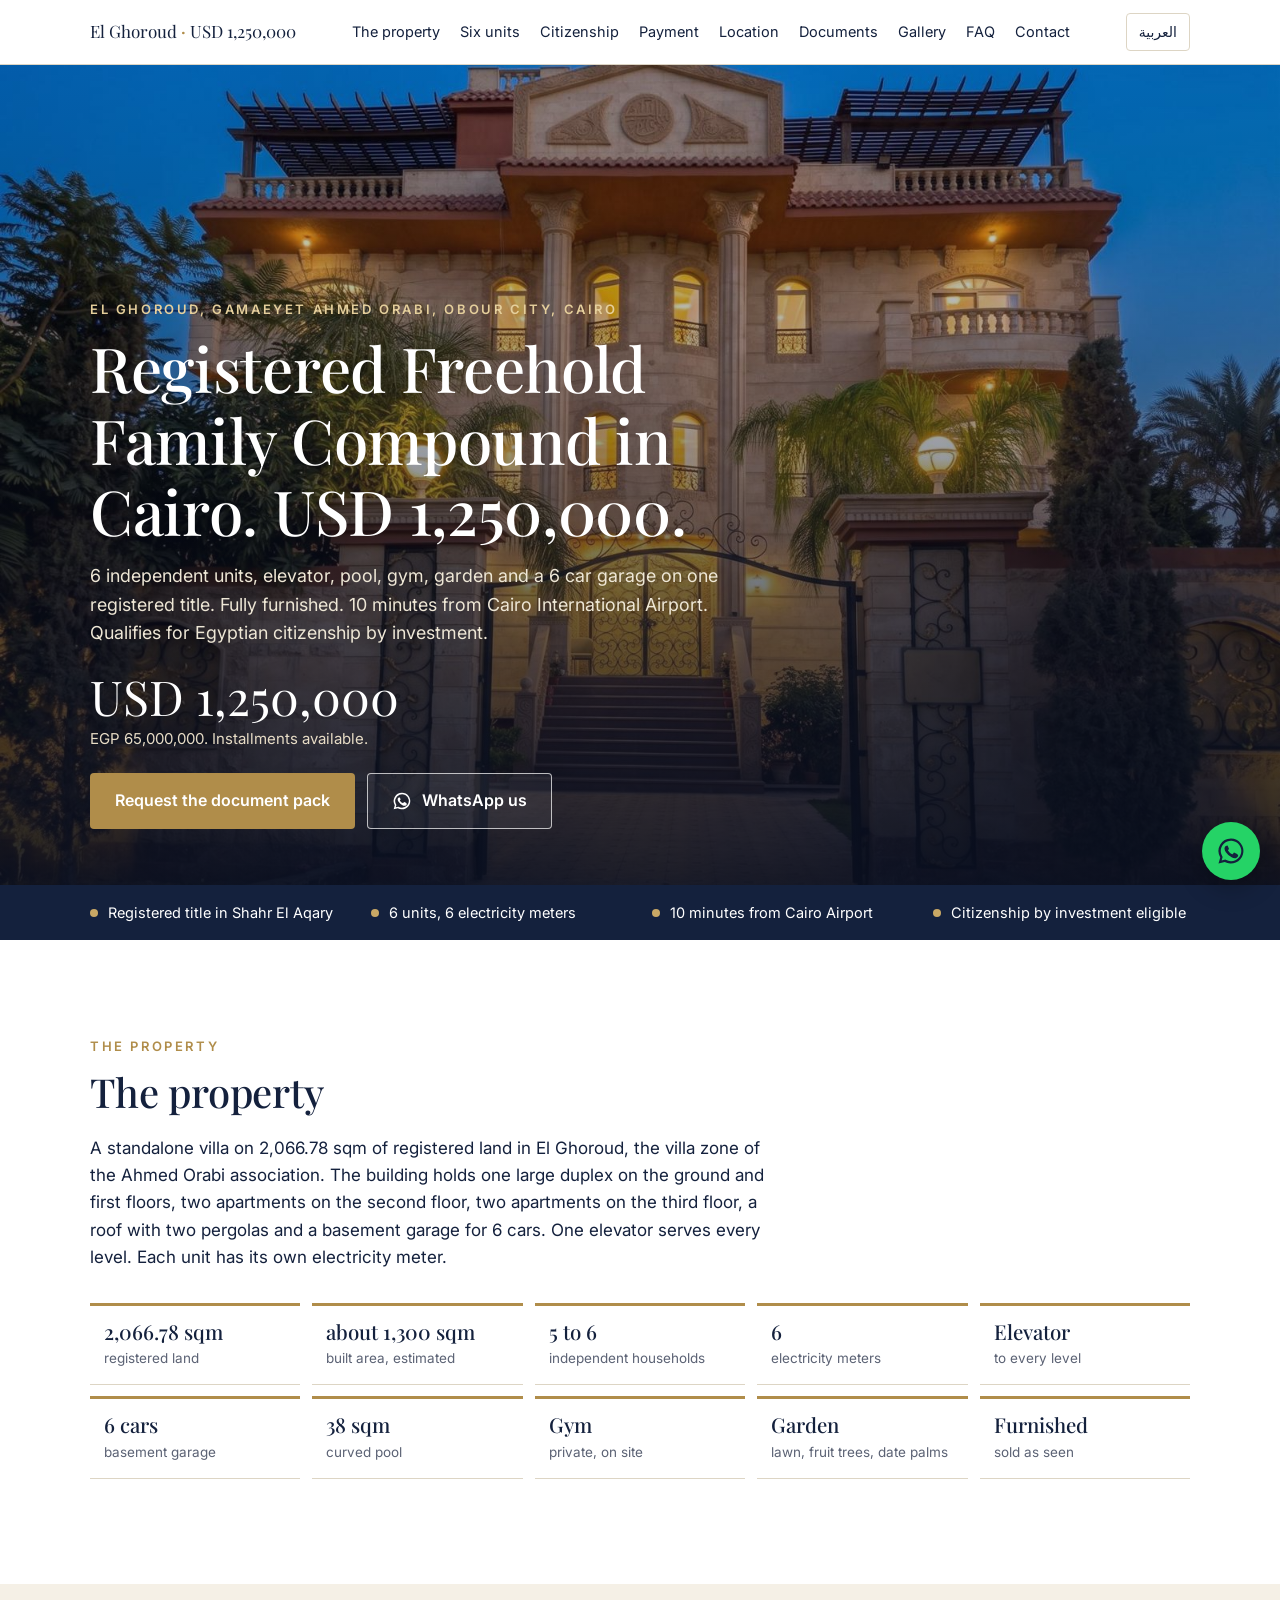
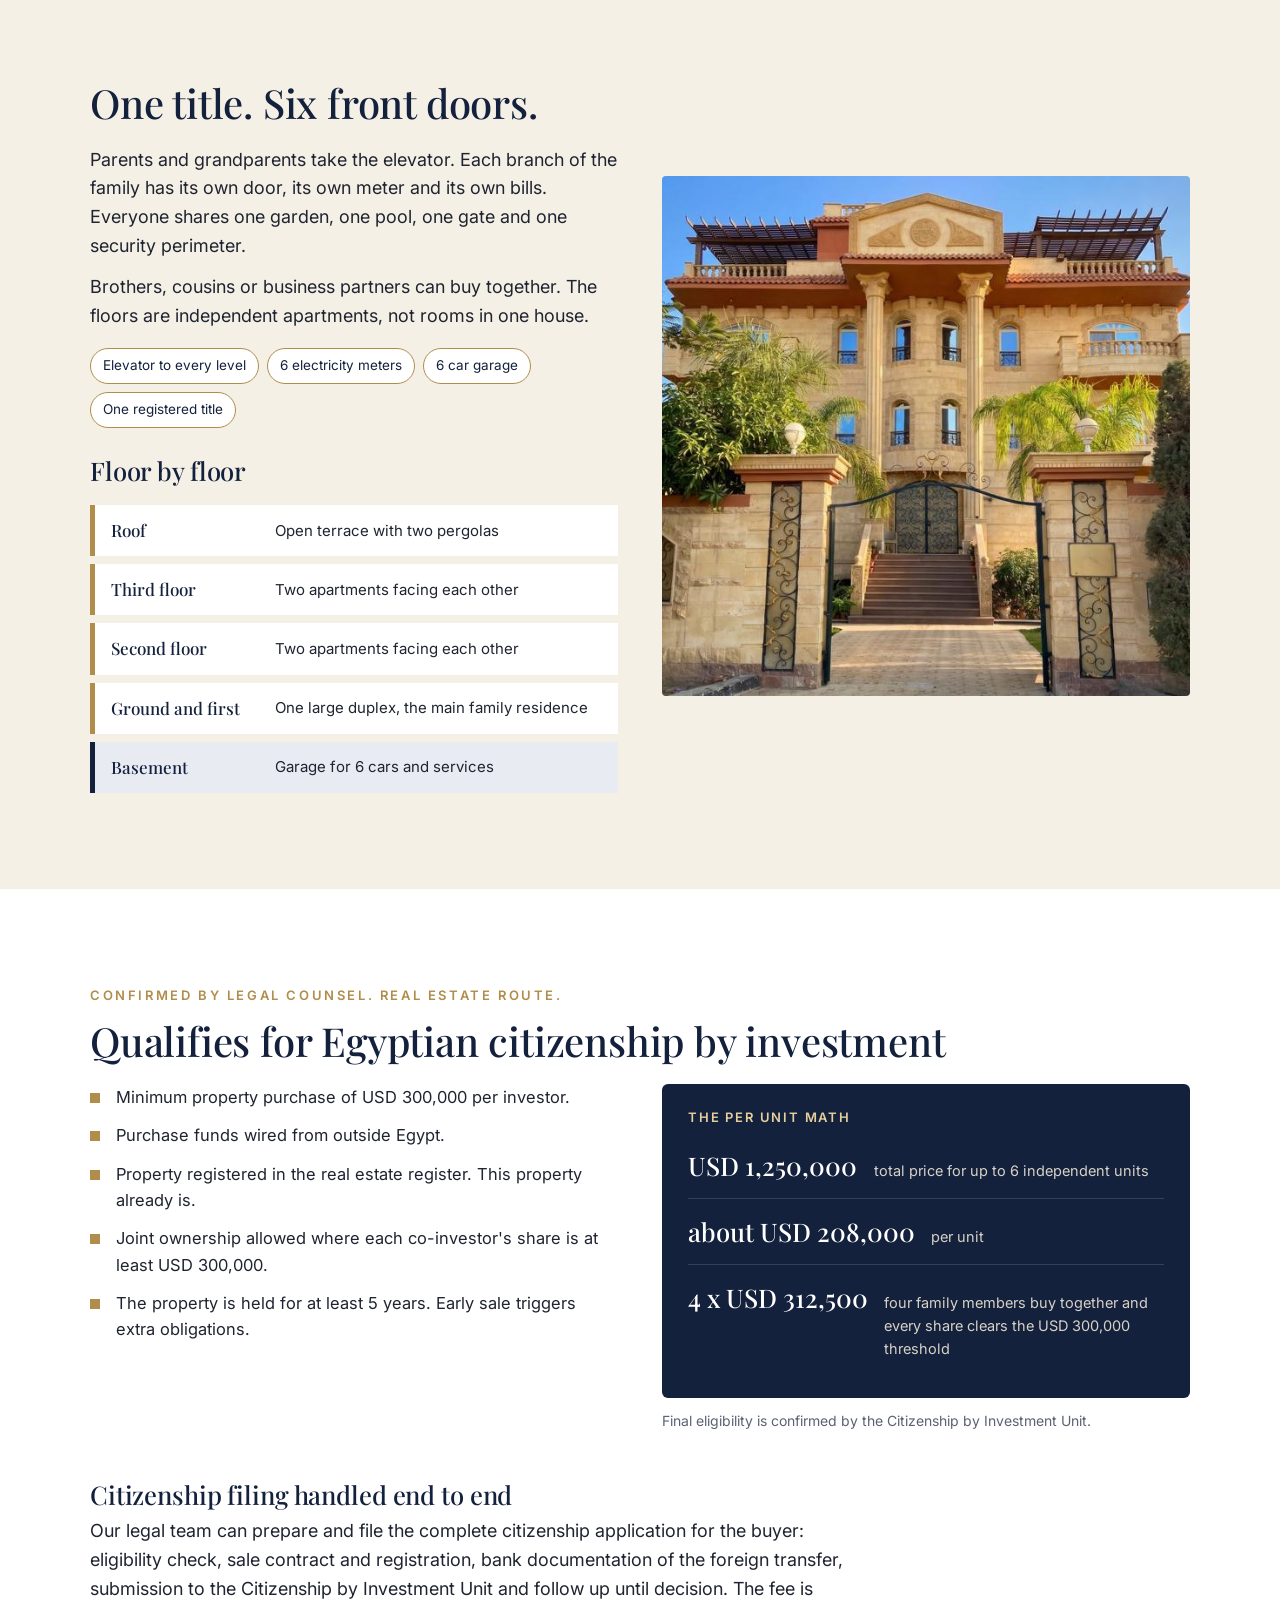
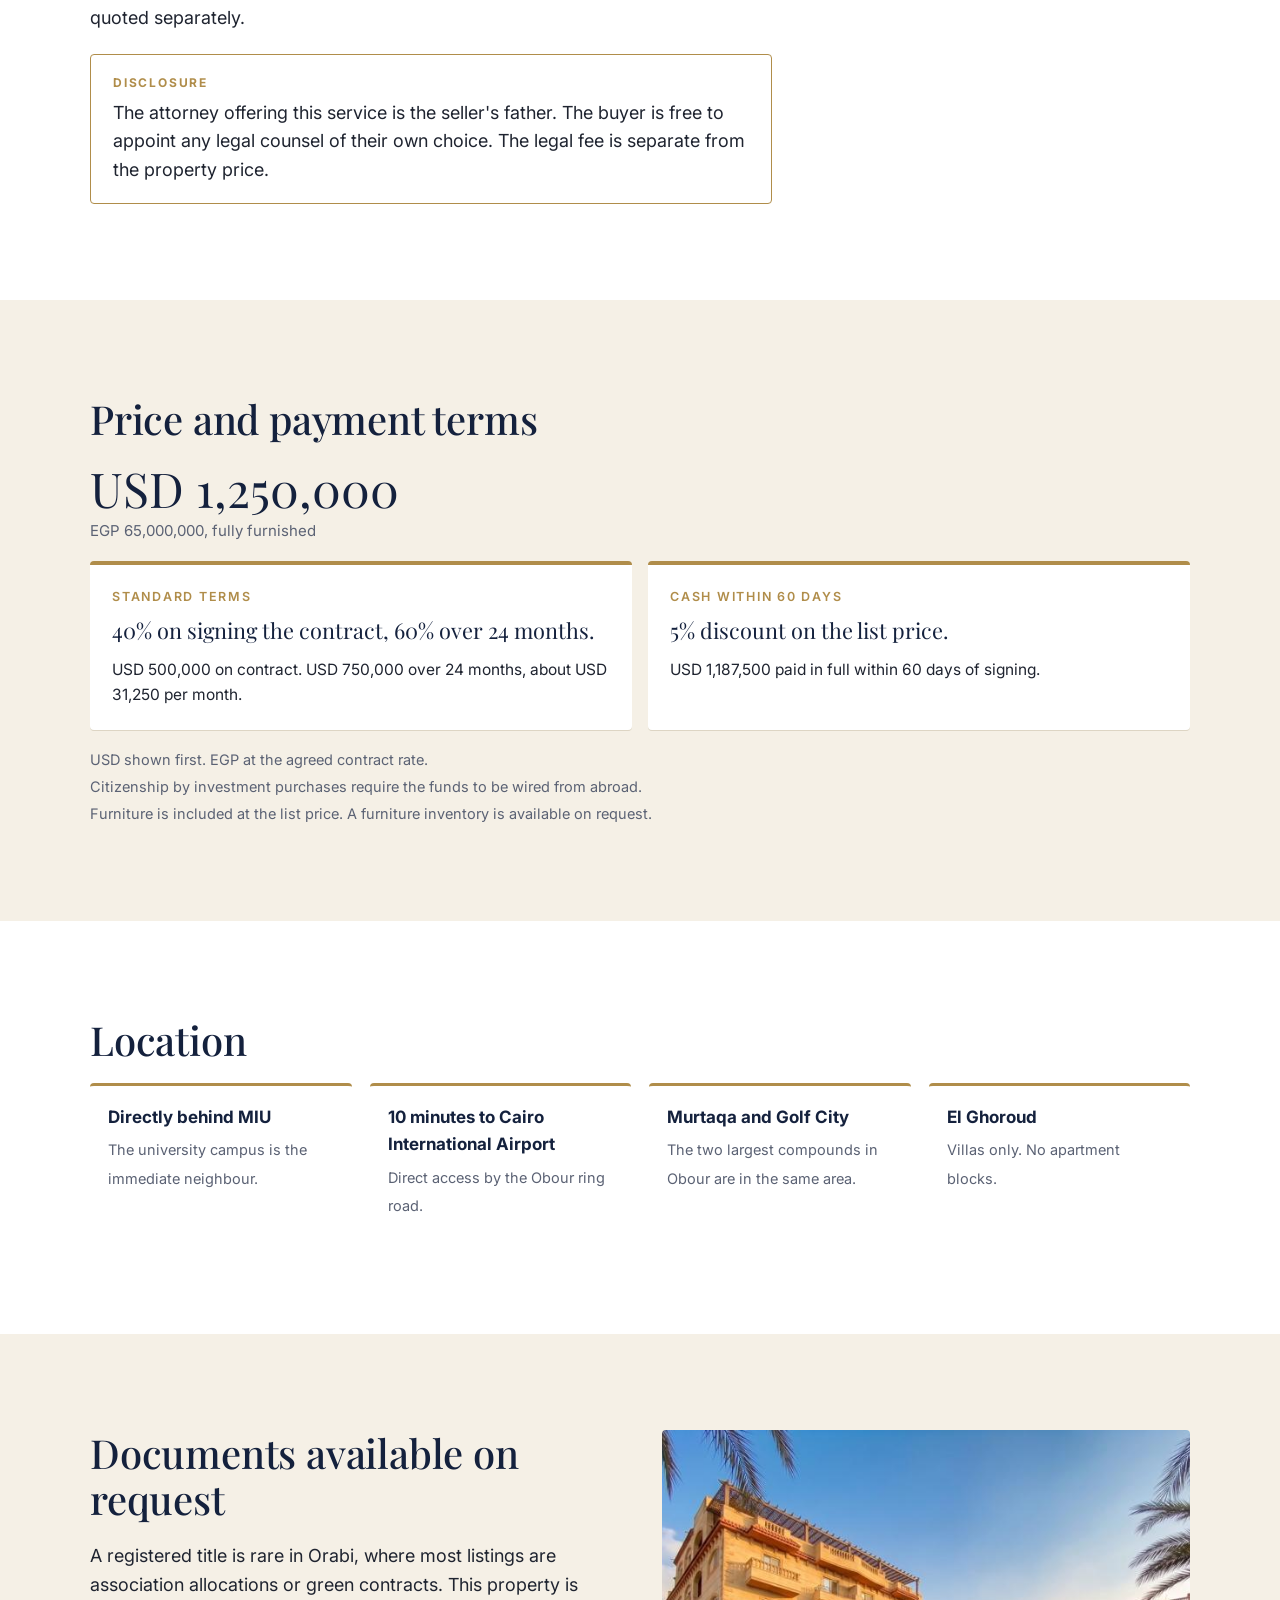
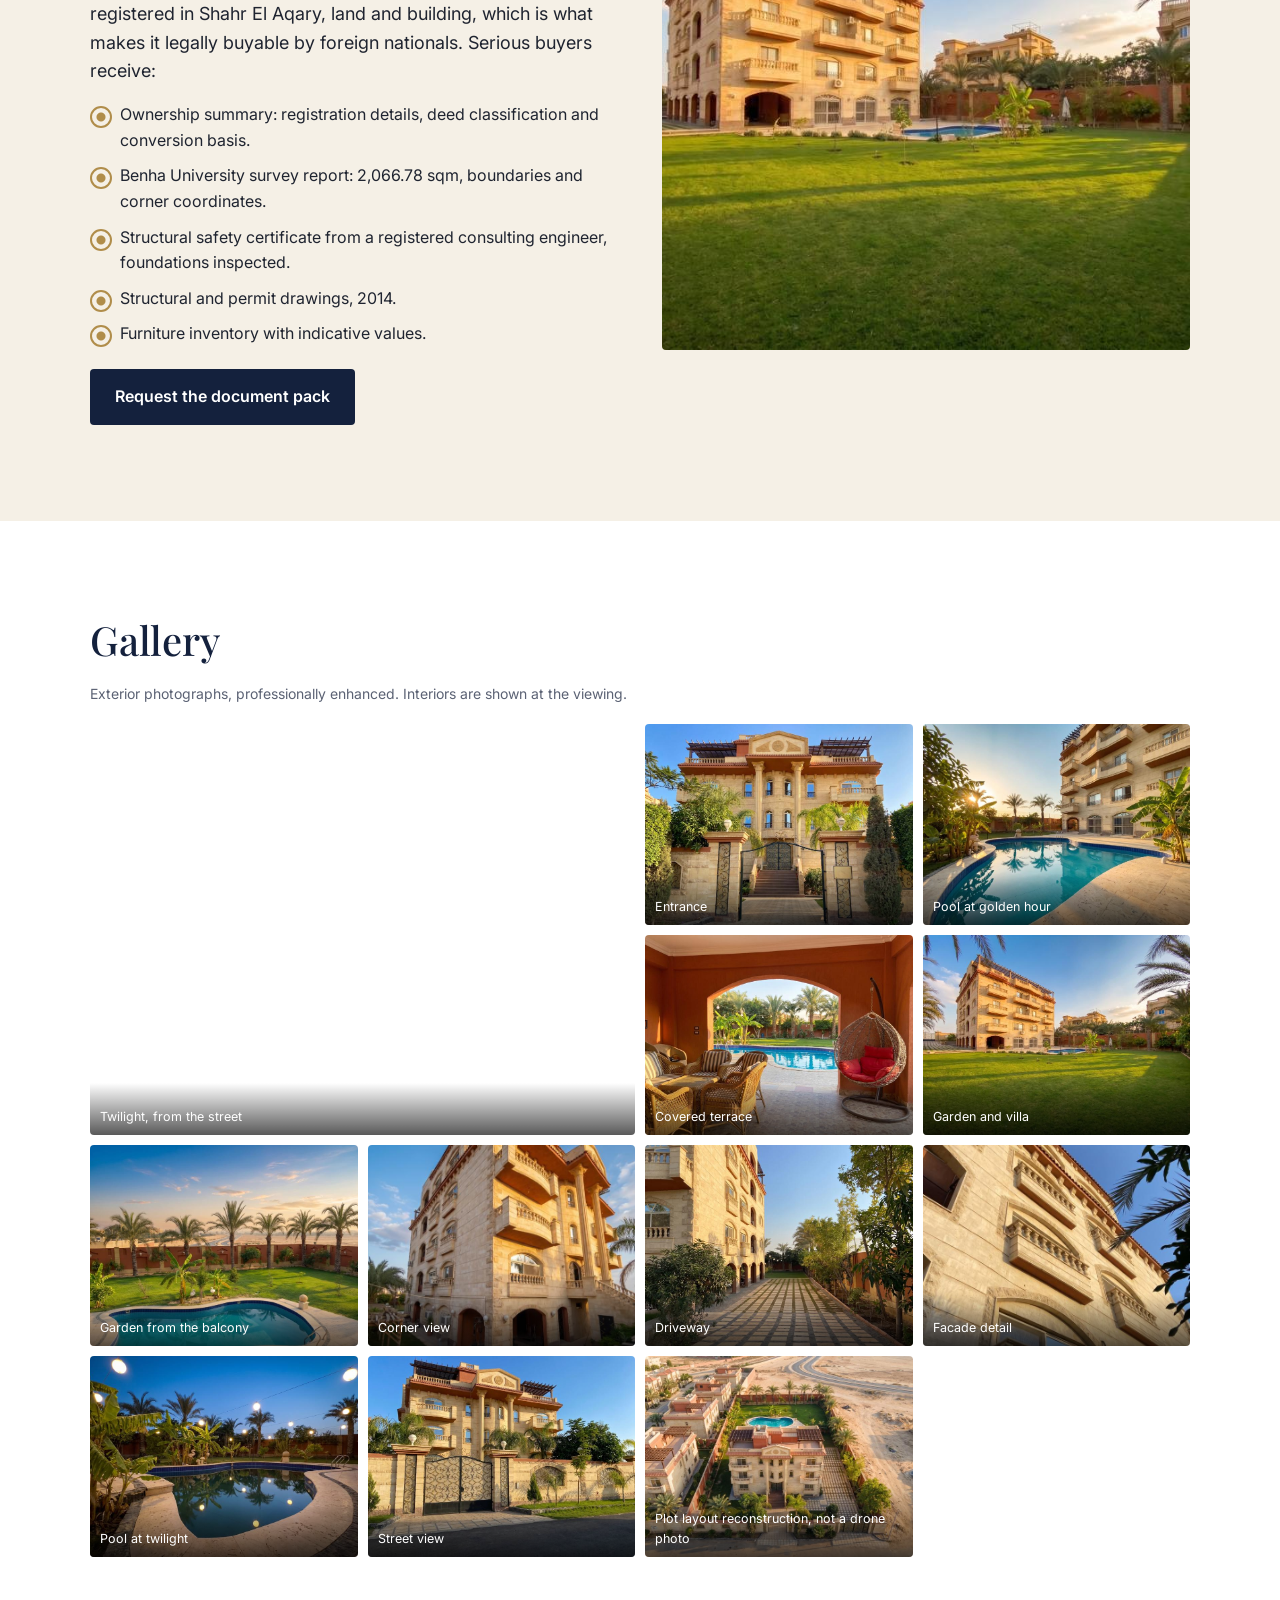
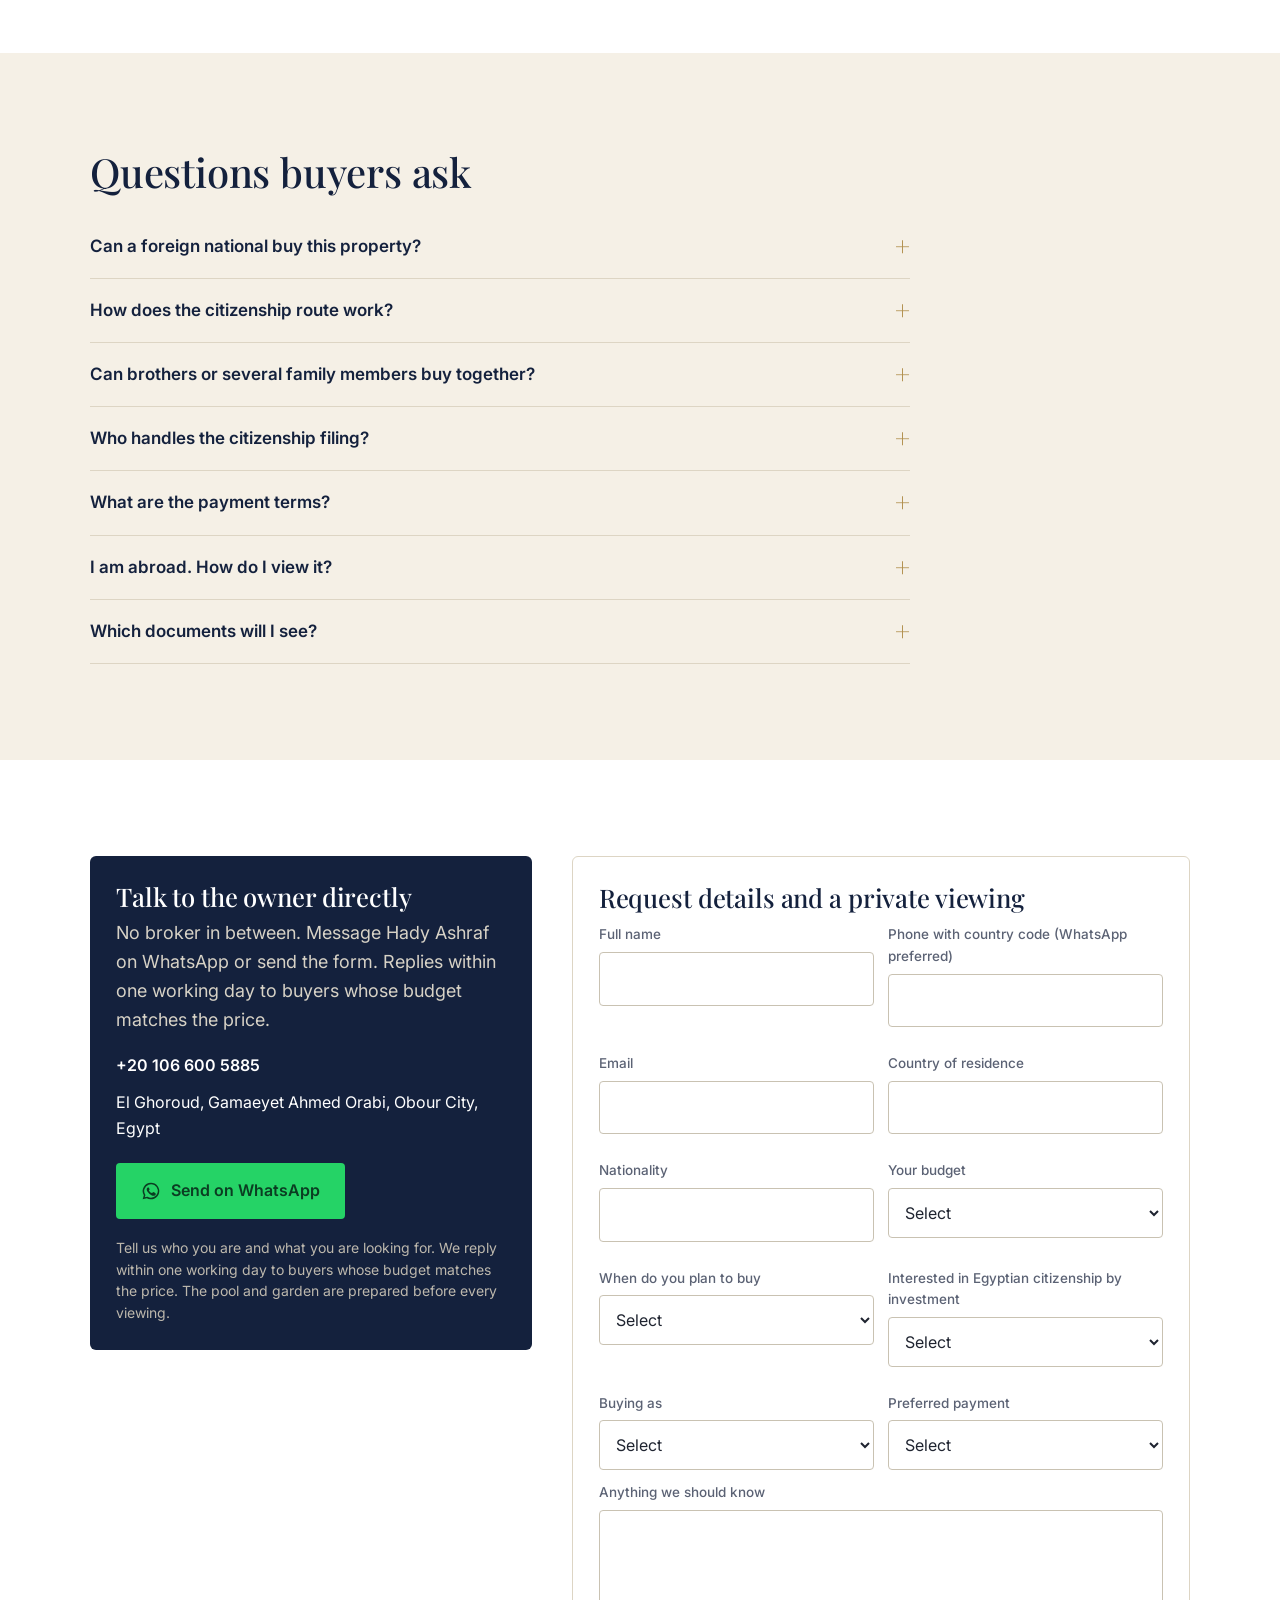
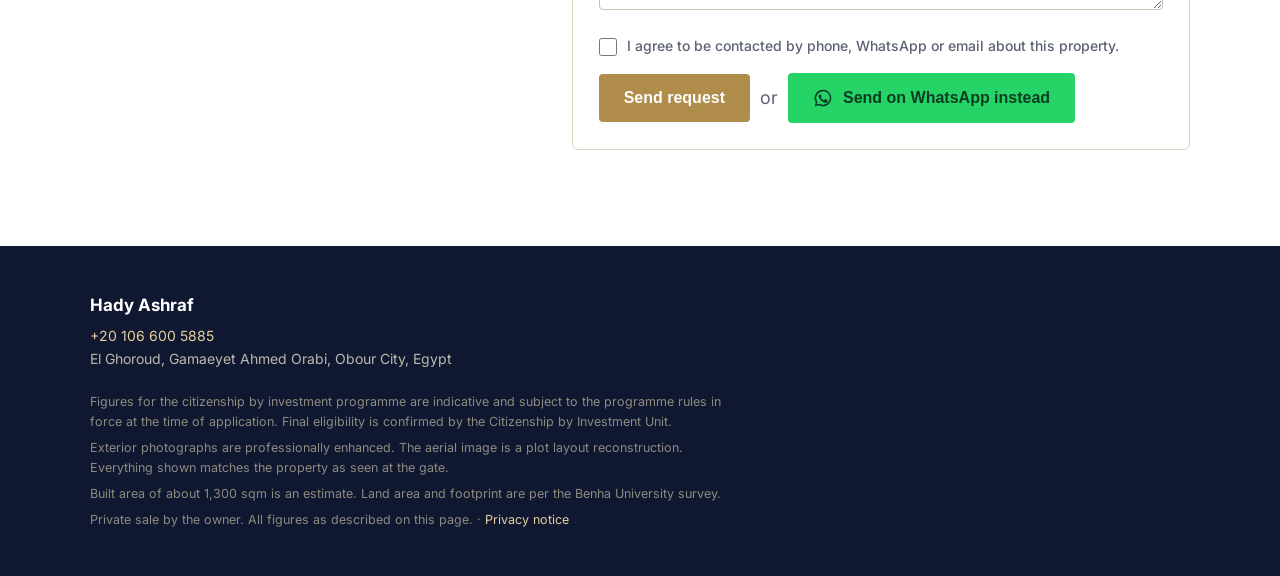
<file: index.html>
<!doctype html><html lang="en"><head><meta charset="utf-8"><meta name="viewport" content="width=device-width,initial-scale=1">
<title>Registered Freehold Family Compound in Obour, Cairo | USD 1,250,000</title>
<meta name="description" content="6 independent units on one registered title in El Ghoroud, Obour. Elevator, pool, gym, garden, 6 car garage, fully furnished, 10 minutes from Cairo Airport. Qualifies for Egyptian citizenship by investment. USD 1,250,000, installments available.">
<link rel="alternate" hreflang="en" href="https://flyboiilii.github.io/obour-villa/en/"><link rel="alternate" hreflang="ar" href="https://flyboiilii.github.io/obour-villa/ar/"><link rel="alternate" hreflang="x-default" href="https://flyboiilii.github.io/obour-villa/">
<meta property="og:type" content="website"><meta property="og:title" content="Registered Freehold Family Compound in Cairo. USD 1,250,000."><meta property="og:description" content="6 independent units, elevator, pool, gym, garden and a 6 car garage on one registered title. Fully furnished. 10 minutes from Cairo International Airport. Qualifies for Egyptian citizenship by investment.">
<meta property="og:image" content="https://flyboiilii.github.io/obour-villa/assets/img/og.jpg"><meta property="og:image:width" content="1200"><meta property="og:image:height" content="630"><meta property="og:url" content="https://flyboiilii.github.io/obour-villa/"><meta name="twitter:card" content="summary_large_image">
<meta name="theme-color" content="#14213d"><link rel="icon" href="assets/favicon.svg" type="image/svg+xml">
<script>
(function(){var l;try{l=localStorage.getItem('lang')}catch(e){}
if(l!=='ar'&&l!=='en'){var langs=navigator.languages||[navigator.language||navigator.userLanguage||'en'];l='en';for(var i=0;i<langs.length;i++){if(/^ar/i.test(langs[i])){l='ar';break}if(/^en/i.test(langs[i]))break}}
location.replace(l+'/'+location.search+location.hash)})();
</script>
<style>body{font-family:Georgia,serif;background:#14213d;color:#fff;display:flex;min-height:100vh;align-items:center;justify-content:center;text-align:center;padding:20px}a{color:#e5cf9c;font-size:22px;margin:0 14px}</style>
</head><body><noscript><div><p>JavaScript is off. Choose a language: / الجافاسكريبت معطلة. اختر اللغة:</p><p><a href="en/">English</a><a href="ar/" lang="ar">العربية</a></p></div></noscript></body></html>
</file>
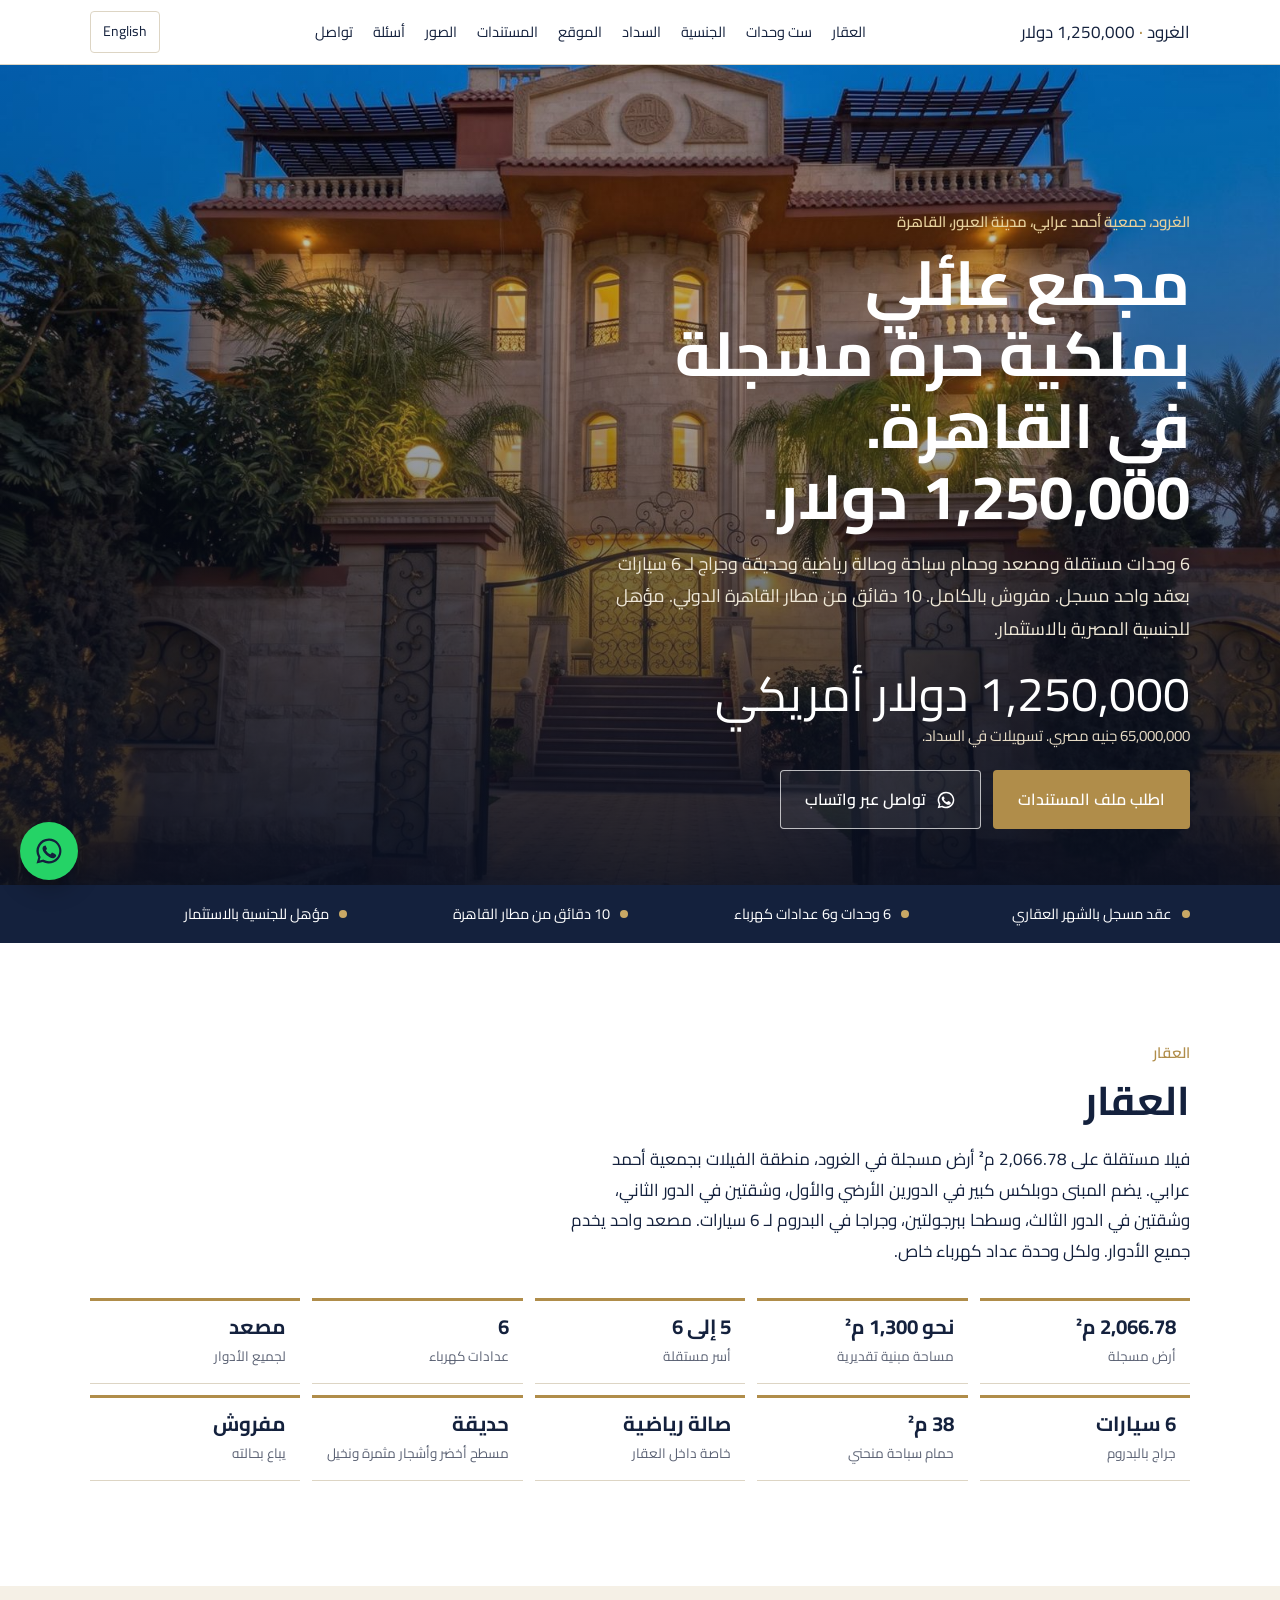
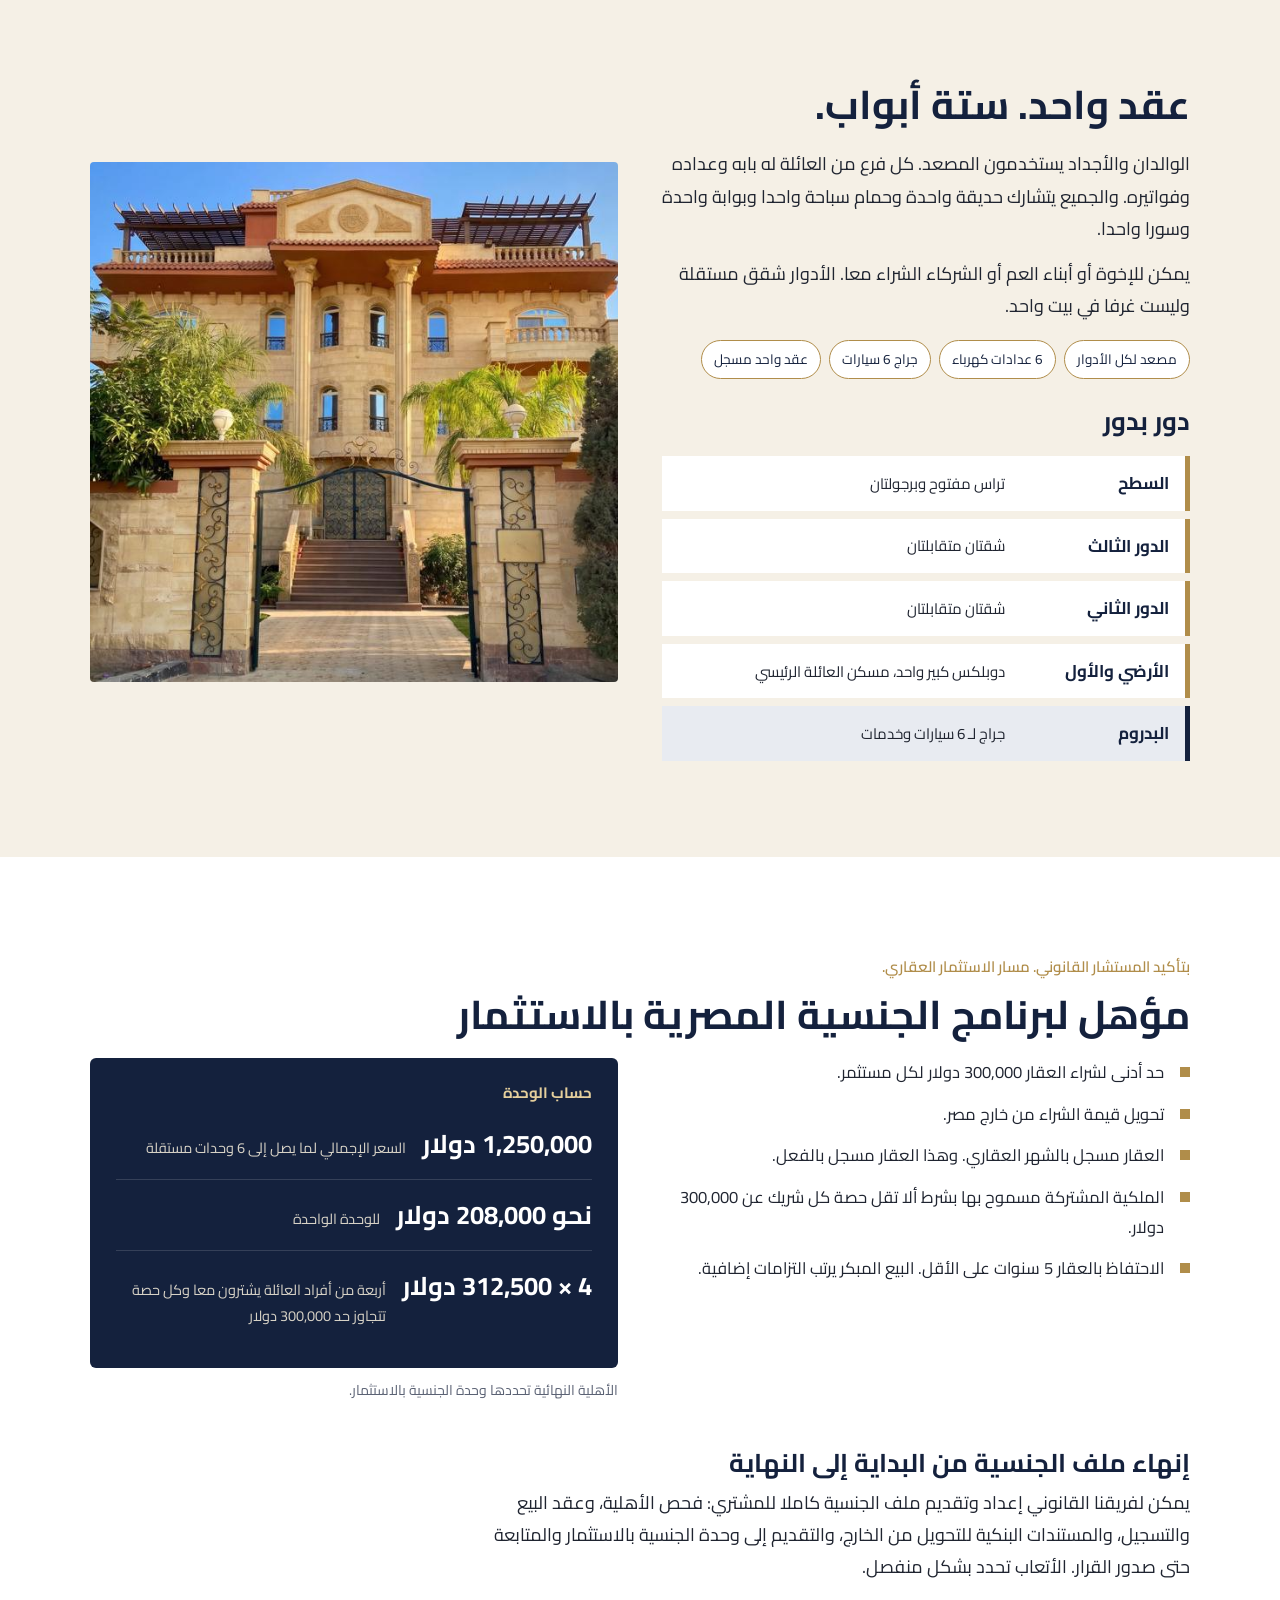
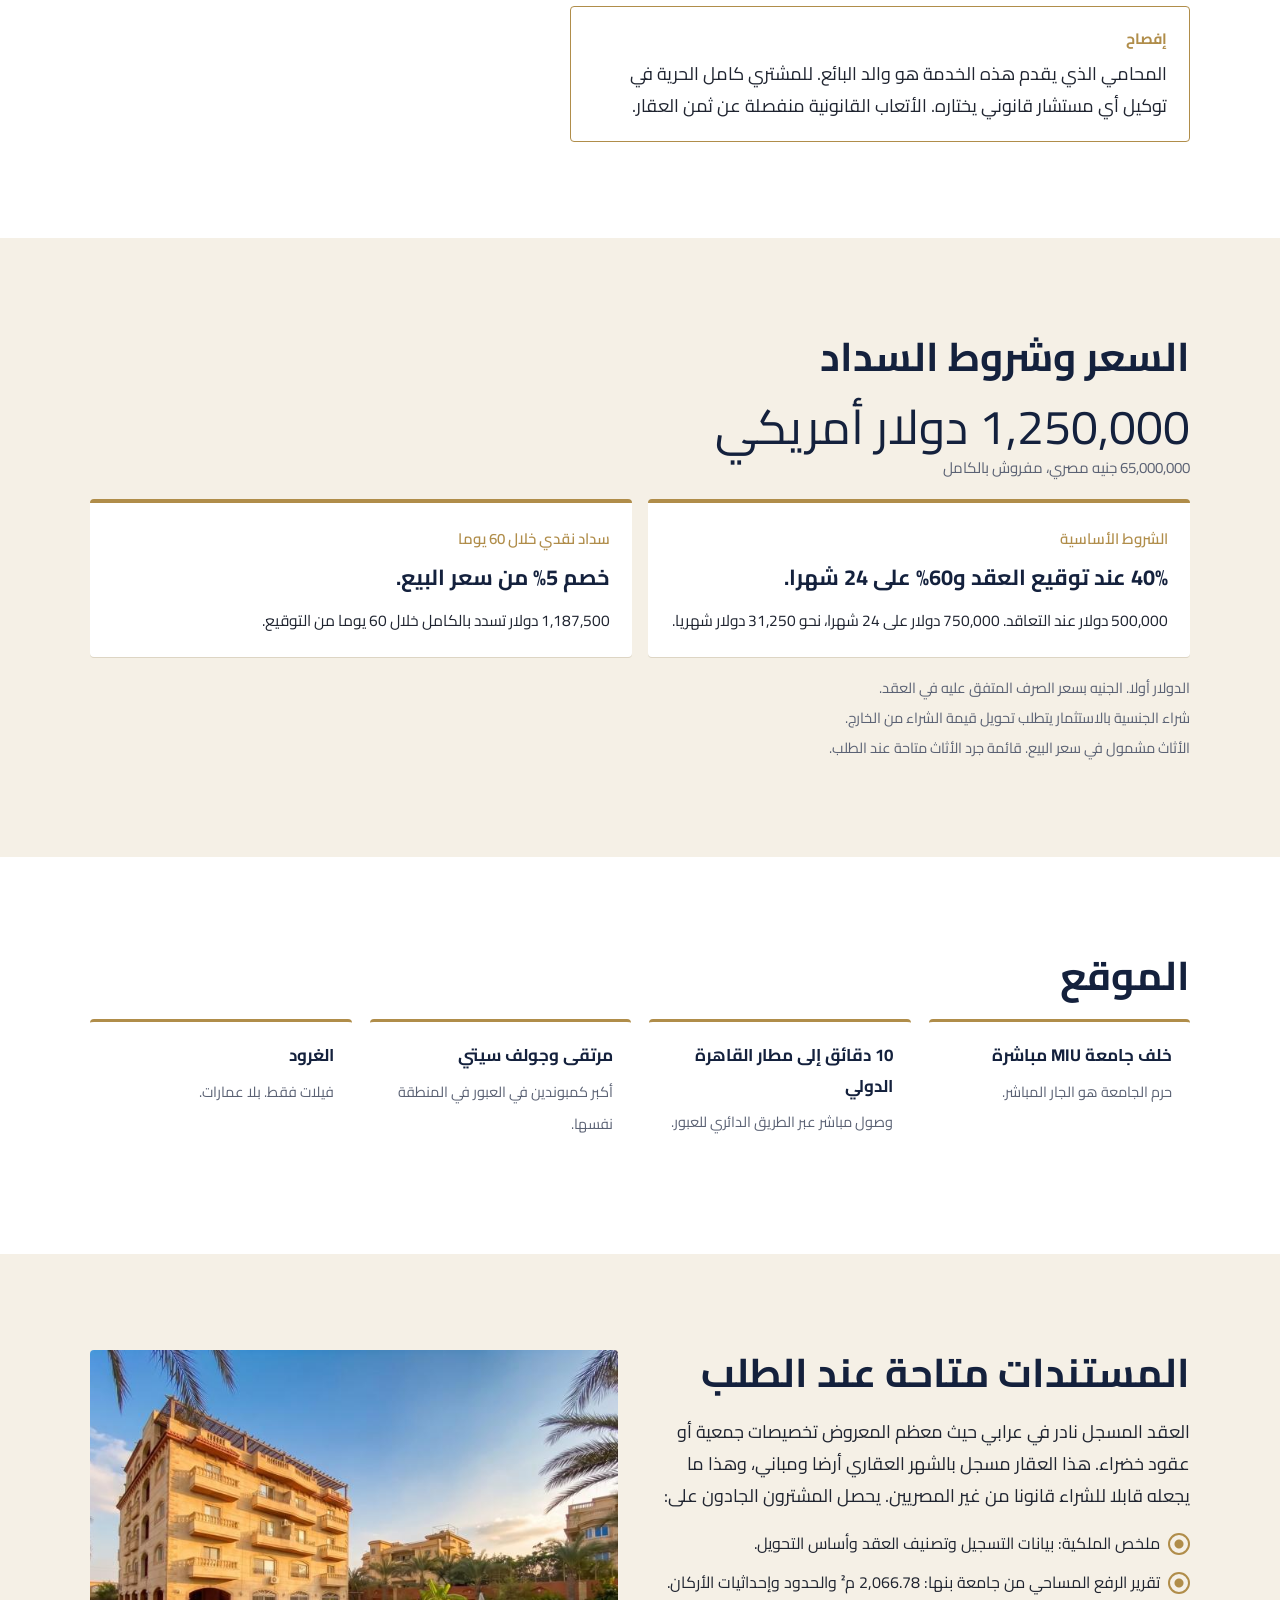
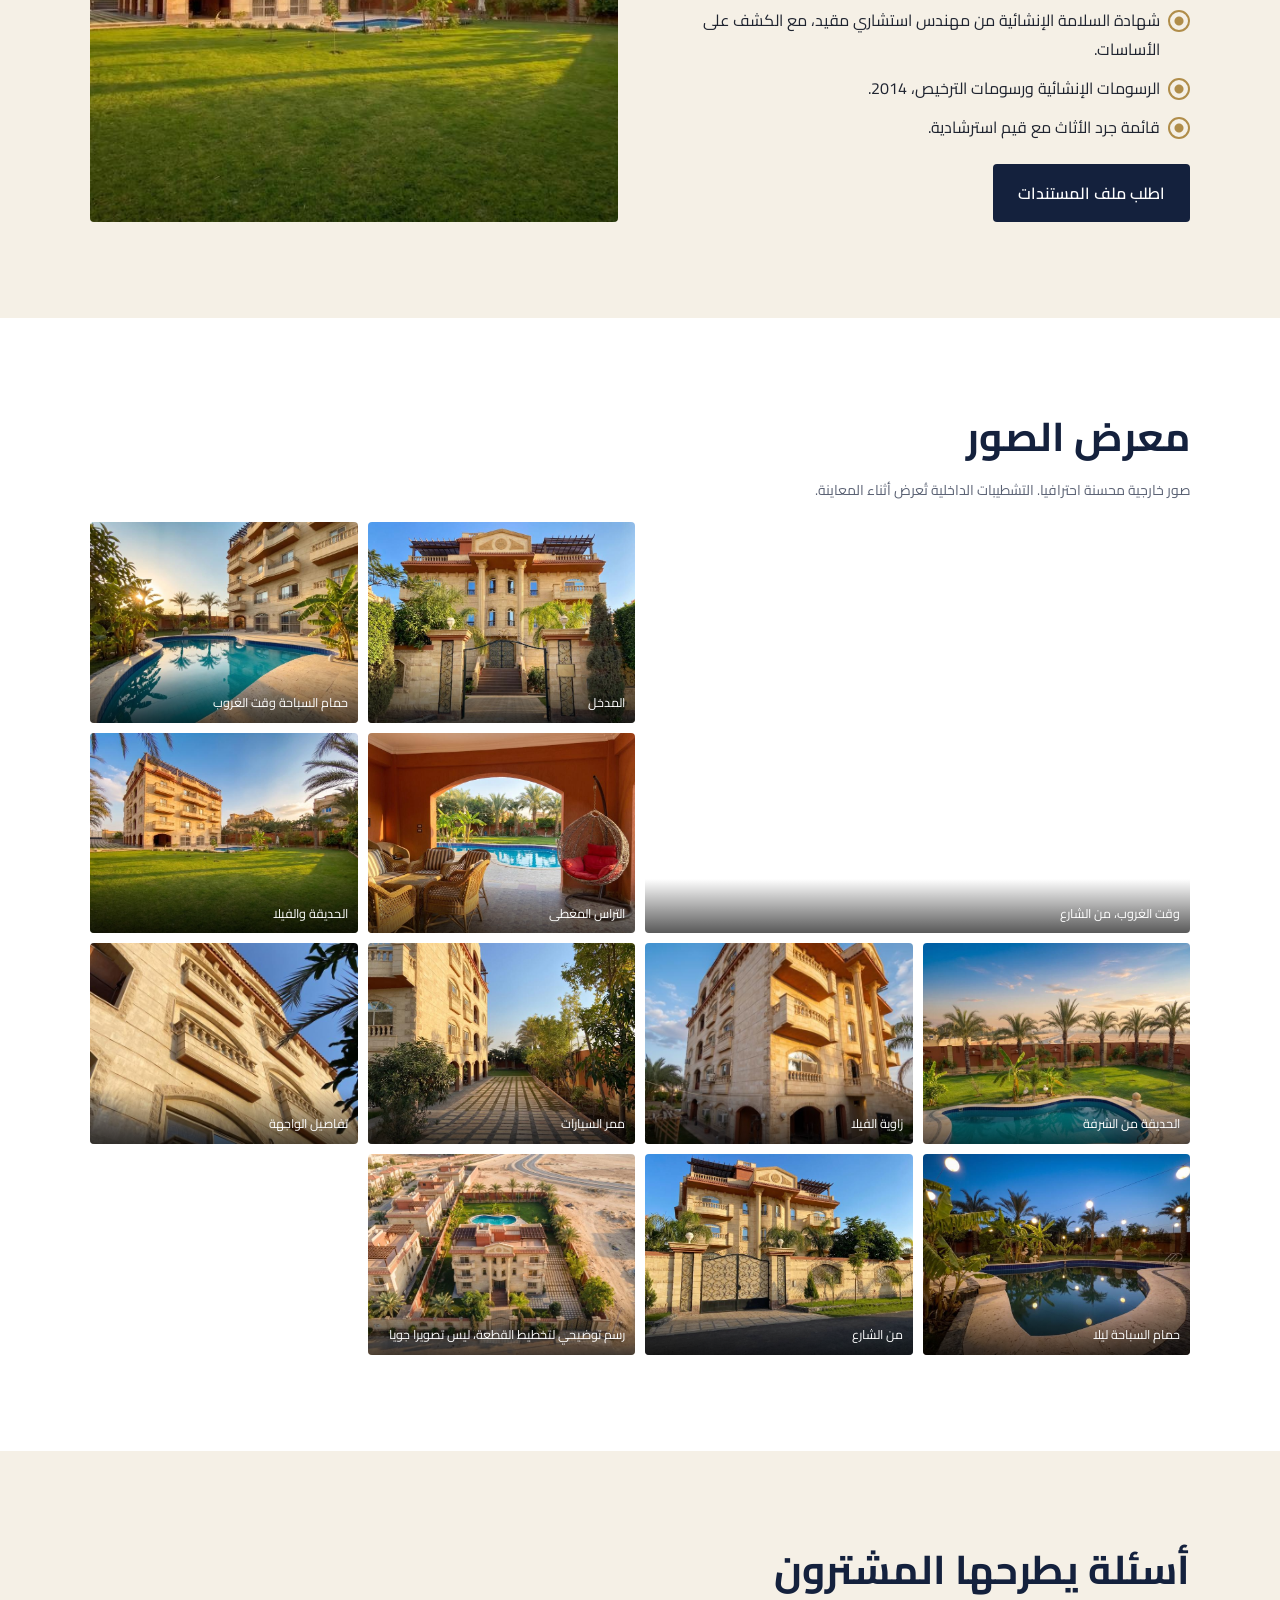
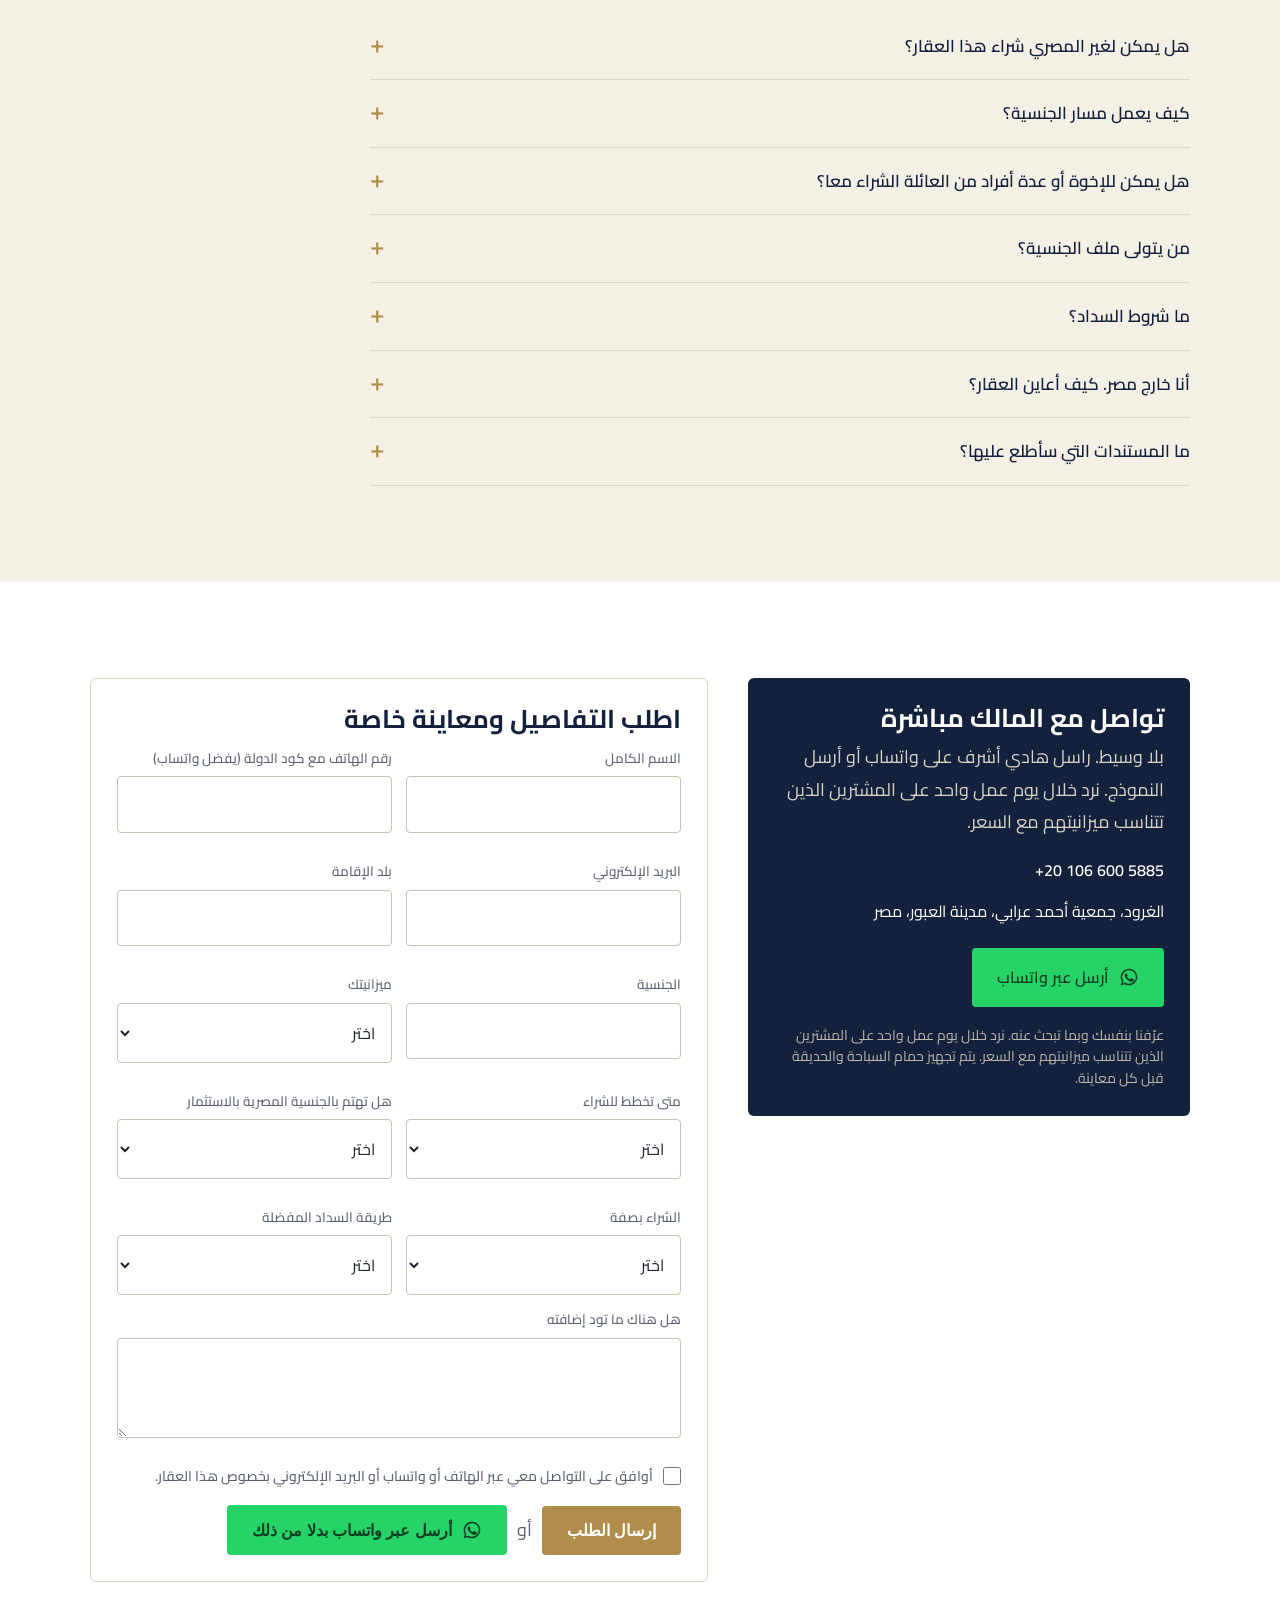
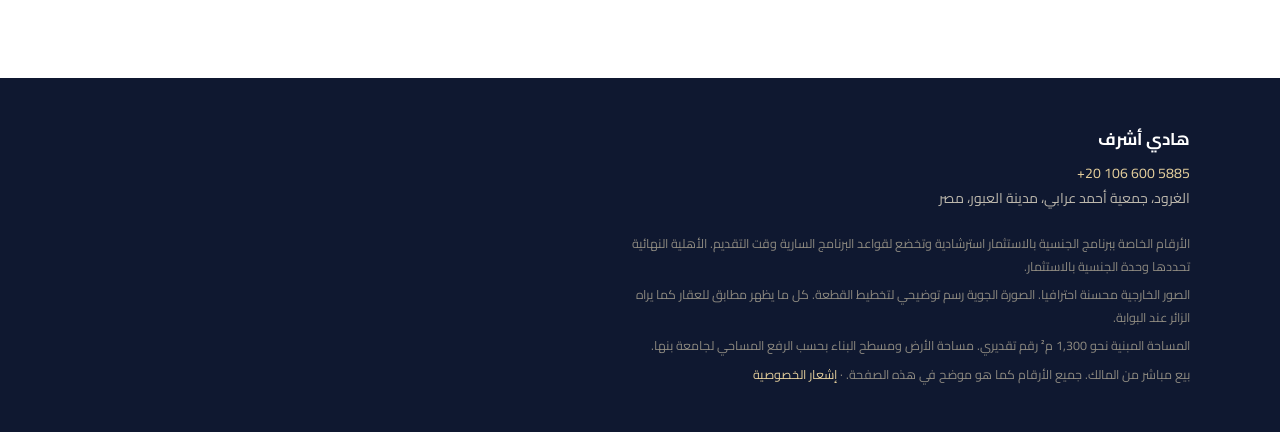
<file: ar/index.html>
<!doctype html>
<html lang="ar" dir="rtl">
<head>
<meta charset="utf-8"><meta name="viewport" content="width=device-width,initial-scale=1,viewport-fit=cover">
<title>مجمع عائلي بملكية حرة مسجلة في العبور، القاهرة | 1,250,000 دولار | مؤهل للجنسية المصرية بالاستثمار</title>
<meta name="description" content="6 وحدات مستقلة بعقد واحد مسجل في الغرود، العبور. مصعد وحمام سباحة وصالة رياضية وحديقة وجراج 6 سيارات، مفروش بالكامل، 10 دقائق من مطار القاهرة. مؤهل للجنسية المصرية بالاستثمار. 1,250,000 دولار مع تسهيلات في السداد.">
<link rel="canonical" href="https://flyboiilii.github.io/obour-villa/ar/">
<link rel="alternate" hreflang="en" href="https://flyboiilii.github.io/obour-villa/en/"><link rel="alternate" hreflang="ar" href="https://flyboiilii.github.io/obour-villa/ar/"><link rel="alternate" hreflang="x-default" href="https://flyboiilii.github.io/obour-villa/">
<meta property="og:type" content="website"><meta property="og:title" content="مجمع عائلي بملكية حرة مسجلة في القاهرة. 1,250,000 دولار."><meta property="og:description" content="6 وحدات مستقلة ومصعد وحمام سباحة وصالة رياضية وحديقة وجراج لـ 6 سيارات بعقد واحد مسجل. مفروش بالكامل. 10 دقائق من مطار القاهرة الدولي. مؤهل للجنسية المصرية بالاستثمار.">
<meta property="og:image" content="https://flyboiilii.github.io/obour-villa/assets/img/og.jpg"><meta property="og:image:width" content="1200"><meta property="og:image:height" content="630"><meta property="og:image:alt" content="الفيلا وقت الغروب، الغرود، العبور">
<meta property="og:url" content="https://flyboiilii.github.io/obour-villa/ar/"><meta property="og:locale" content="ar_EG"><meta name="twitter:card" content="summary_large_image">
<meta name="theme-color" content="#14213d">
<link rel="icon" href="../assets/favicon.svg" type="image/svg+xml">
<link rel="preconnect" href="https://fonts.googleapis.com"><link rel="preconnect" href="https://fonts.gstatic.com" crossorigin>
<link rel="stylesheet" href="https://fonts.googleapis.com/css2?family=Cairo:wght@400;600;700&display=swap">
<link rel="preload" as="image" href="../assets/img/twilight_hero-1600.jpg" fetchpriority="high">
<link rel="stylesheet" href="../assets/site.css">
<script type="application/ld+json">{"@context": "https://schema.org", "@type": "RealEstateListing", "name": "مجمع عائلي بملكية حرة مسجلة في العبور، القاهرة | 1,250,000 دولار | مؤهل للجنسية المصرية بالاستثمار", "url": "https://flyboiilii.github.io/obour-villa/ar/", "description": "6 وحدات مستقلة بعقد واحد مسجل في الغرود، العبور. مصعد وحمام سباحة وصالة رياضية وحديقة وجراج 6 سيارات، مفروش بالكامل، 10 دقائق من مطار القاهرة. مؤهل للجنسية المصرية بالاستثمار. 1,250,000 دولار مع تسهيلات في السداد.", "image": ["https://flyboiilii.github.io/obour-villa/assets/img/twilight_hero-1600.jpg", "https://flyboiilii.github.io/obour-villa/assets/img/entrance_day-1600.jpg", "https://flyboiilii.github.io/obour-villa/assets/img/pool_golden-1600.jpg", "https://flyboiilii.github.io/obour-villa/assets/img/terrace_day-1600.jpg", "https://flyboiilii.github.io/obour-villa/assets/img/garden_wide-1600.jpg", "https://flyboiilii.github.io/obour-villa/assets/img/balcony_view-1600.jpg"], "offers": {"@type": "Offer", "price": "1250000", "priceCurrency": "USD", "availability": "https://schema.org/InStock", "seller": {"@type": "Person", "name": "Hady Ashraf", "telephone": "+201066005885"}}, "about": {"@type": "SingleFamilyResidence", "numberOfRooms": 6, "floorSize": {"@type": "QuantitativeValue", "value": 1300, "unitCode": "MTK"}, "address": {"@type": "PostalAddress", "streetAddress": "El Ghoroud, Gamaeyet Ahmed Orabi", "addressLocality": "Obour City", "addressRegion": "Qalyubia", "addressCountry": "EG"}}}</script>
<script type="application/ld+json">{"@context": "https://schema.org", "@type": "FAQPage", "mainEntity": [{"@type": "Question", "name": "هل يمكن لغير المصري شراء هذا العقار؟", "acceptedAnswer": {"@type": "Answer", "text": "نعم. العقد مسجل بالشهر العقاري للأرض والمباني، وهذا هو شكل الملكية الذي يحتاجه المشتري الأجنبي. معظم المعروض في عرابي تخصيصات جمعية أو عقود خضراء لا توفر ذلك."}}, {"@type": "Question", "name": "كيف يعمل مسار الجنسية؟", "acceptedAnswer": {"@type": "Answer", "text": "يقبل برنامج الجنسية المصرية بالاستثمار شراء عقار مسجل بقيمة لا تقل عن 300,000 دولار لكل مستثمر، تسدد بتحويل من الخارج ويحتفظ به 5 سنوات على الأقل. هذا العقار مسجل بالفعل. الأهلية النهائية تحددها وحدة الجنسية بالاستثمار."}}, {"@type": "Question", "name": "هل يمكن للإخوة أو عدة أفراد من العائلة الشراء معا؟", "acceptedAnswer": {"@type": "Answer", "text": "نعم. الملكية المشتركة مسموح بها بشرط ألا تقل حصة كل شريك عن 300,000 دولار. عند 1,250,000 دولار يتجاوز أربعة شركاء بحصة 312,500 دولار لكل منهم الحد المطلوب."}}, {"@type": "Question", "name": "من يتولى ملف الجنسية؟", "acceptedAnswer": {"@type": "Answer", "text": "يمكن لفريقنا القانوني إعداد وتقديم الملف كاملا مقابل أتعاب منفصلة. المحامي هو والد البائع، وللمشتري كامل الحرية في توكيل أي مستشار يختاره."}}, {"@type": "Question", "name": "ما شروط السداد؟", "acceptedAnswer": {"@type": "Answer", "text": "40% عند التوقيع و60% على 24 شهرا، أو خصم 5% من سعر البيع عند السداد الكامل خلال 60 يوما. تباع الفيلا مفروشة بالكامل بسعر البيع."}}, {"@type": "Question", "name": "أنا خارج مصر. كيف أعاين العقار؟", "acceptedAnswer": {"@type": "Answer", "text": "نبدأ بمكالمة فيديو نعرض فيها الفيلا والمستندات، ثم نرتب معاينة خاصة عند سفرك. يتم تجهيز حمام السباحة والحديقة قبل كل زيارة."}}, {"@type": "Question", "name": "ما المستندات التي سأطلع عليها؟", "acceptedAnswer": {"@type": "Answer", "text": "ملخص الملكية، وتقرير الرفع المساحي من جامعة بنها، وشهادة السلامة الإنشائية، والرسومات الإنشائية ورسومات الترخيص لعام 2014، وقائمة جرد الأثاث. النسخ الكاملة تقدم للمشترين الجادين بعد أول مكالمة."}}]}</script>
</head>
<body>
<a class="skip" href="#main">انتقل إلى المحتوى</a>
<header class="hdr"><div class="wrap">
  <a class="brand" href="#top">الغرود <b>·</b> 1,250,000 دولار</a>
  <nav class="nav" aria-label="Sections"><ul><li><a href="#property">العقار</a></li><li><a href="#units">ست وحدات</a></li><li><a href="#citizenship">الجنسية</a></li><li><a href="#payment">السداد</a></li><li><a href="#location">الموقع</a></li><li><a href="#documents">المستندات</a></li><li><a href="#gallery">الصور</a></li><li><a href="#faq">أسئلة</a></li><li><a href="#contact">تواصل</a></li></ul></nav>
  <div class="hdr-right"><a class="lang" href="../en/" hreflang="en" lang="en">English</a>
  <button class="burger" aria-label="القائمة" aria-expanded="false" aria-controls="nav"><span></span></button></div>
</div></header>

<main id="main">
<section class="hero" id="top" style="padding:0">
  <img class="hero-img" src="../assets/img/twilight_hero-1600.jpg" srcset="../assets/img/twilight_hero-800.jpg 800w, ../assets/img/twilight_hero-1600.jpg 1600w" sizes="100vw" alt="الفيلا وقت الغروب، الغرود، العبور" fetchpriority="high" decoding="async">
  <div class="wrap">
    <div class="eyebrow">الغرود، جمعية أحمد عرابي، مدينة العبور، القاهرة</div>
    <h1>مجمع عائلي بملكية حرة مسجلة في القاهرة. 1,250,000 دولار.</h1>
    <p>6 وحدات مستقلة ومصعد وحمام سباحة وصالة رياضية وحديقة وجراج لـ 6 سيارات بعقد واحد مسجل. مفروش بالكامل. 10 دقائق من مطار القاهرة الدولي. مؤهل للجنسية المصرية بالاستثمار.</p>
    <div class="price">1,250,000 دولار أمريكي<small>65,000,000 جنيه مصري. تسهيلات في السداد.</small></div>
    <div class="btns"><a class="btn btn-gold" href="#contact">اطلب ملف المستندات</a><a class="btn btn-ghost" href="https://wa.me/201066005885?text=مرحبا، أنا مهتم بالمجمع العائلي في العبور (1,250,000 دولار)." target="_blank" rel="noopener"><svg viewBox="0 0 24 24" aria-hidden="true"><path fill="currentColor" d="M12 2a10 10 0 0 0-8.6 15.1L2 22l5-1.3A10 10 0 1 0 12 2zm0 18.2a8.2 8.2 0 0 1-4.2-1.2l-.3-.2-3 .8.8-2.9-.2-.3A8.2 8.2 0 1 1 12 20.2zm4.5-6.1c-.2-.1-1.5-.7-1.7-.8s-.4-.1-.6.1-.6.8-.8 1-.3.2-.5.1a6.7 6.7 0 0 1-3.3-2.9c-.3-.4.2-.4.7-1.3.1-.2 0-.3 0-.4l-.8-1.8c-.2-.5-.4-.4-.6-.4h-.5a1 1 0 0 0-.7.3 3 3 0 0 0-.9 2.2 5.2 5.2 0 0 0 1.1 2.8 12 12 0 0 0 4.6 4 5.3 5.3 0 0 0 3.2.7 2.7 2.7 0 0 0 1.8-1.3 2.2 2.2 0 0 0 .2-1.3c-.1-.1-.3-.2-.5-.3z"/></svg>تواصل عبر واتساب</a></div>
  </div>
</section>
<div class="trust"><div class="wrap"><ul><li>عقد مسجل بالشهر العقاري</li><li>6 وحدات و6 عدادات كهرباء</li><li>10 دقائق من مطار القاهرة</li><li>مؤهل للجنسية بالاستثمار</li></ul></div></div>

<section id="property"><div class="wrap reveal">
  <div class="eyebrow">العقار</div>
  <h2>العقار</h2>
  <p class="lead">فيلا مستقلة على 2,066.78 م² أرض مسجلة في الغرود، منطقة الفيلات بجمعية أحمد عرابي. يضم المبنى دوبلكس كبير في الدورين الأرضي والأول، وشقتين في الدور الثاني، وشقتين في الدور الثالث، وسطحا ببرجولتين، وجراجا في البدروم لـ 6 سيارات. مصعد واحد يخدم جميع الأدوار. ولكل وحدة عداد كهرباء خاص.</p>
  <div class="facts"><div class="fact"><b>2,066.78 م²</b><span>أرض مسجلة</span></div><div class="fact"><b>نحو 1,300 م²</b><span>مساحة مبنية تقديرية</span></div><div class="fact"><b>5 إلى 6</b><span>أسر مستقلة</span></div><div class="fact"><b>6</b><span>عدادات كهرباء</span></div><div class="fact"><b>مصعد</b><span>لجميع الأدوار</span></div><div class="fact"><b>6 سيارات</b><span>جراج بالبدروم</span></div><div class="fact"><b>38 م²</b><span>حمام سباحة منحني</span></div><div class="fact"><b>صالة رياضية</b><span>خاصة داخل العقار</span></div><div class="fact"><b>حديقة</b><span>مسطح أخضر وأشجار مثمرة ونخيل</span></div><div class="fact"><b>مفروش</b><span>يباع بحالته</span></div></div>
</div></section>

<section class="alt" id="units"><div class="wrap">
  <div class="two reveal">
    <div><h2>عقد واحد. ستة أبواب.</h2><p style="margin-bottom:12px">الوالدان والأجداد يستخدمون المصعد. كل فرع من العائلة له بابه وعداده وفواتيره. والجميع يتشارك حديقة واحدة وحمام سباحة واحدا وبوابة واحدة وسورا واحدا.</p><p style="margin-bottom:12px">يمكن للإخوة أو أبناء العم أو الشركاء الشراء معا. الأدوار شقق مستقلة وليست غرفا في بيت واحد.</p><div class="badges"><span class="badge">مصعد لكل الأدوار</span><span class="badge">6 عدادات كهرباء</span><span class="badge">جراج 6 سيارات</span><span class="badge">عقد واحد مسجل</span></div>
      <h3 style="margin-top:28px">دور بدور</h3><div class="stack"><div class="lvl "><b>السطح</b><span>تراس مفتوح وبرجولتان</span></div><div class="lvl "><b>الدور الثالث</b><span>شقتان متقابلتان</span></div><div class="lvl "><b>الدور الثاني</b><span>شقتان متقابلتان</span></div><div class="lvl "><b>الأرضي والأول</b><span>دوبلكس كبير واحد، مسكن العائلة الرئيسي</span></div><div class="lvl base"><b>البدروم</b><span>جراج لـ 6 سيارات وخدمات</span></div></div></div>
    <img src="../assets/img/entrance_day-800.jpg" srcset="../assets/img/entrance_day-800.jpg 800w, ../assets/img/entrance_day-1600.jpg 1600w" sizes="(max-width:760px) 100vw, 50vw" alt="المدخل" loading="lazy" decoding="async" class="">
  </div>
</div></section>

<section id="citizenship"><div class="wrap">
  <div class="reveal"><div class="eyebrow">بتأكيد المستشار القانوني. مسار الاستثمار العقاري.</div><h2>مؤهل لبرنامج الجنسية المصرية بالاستثمار</h2></div>
  <div class="two top reveal" style="margin-top:14px">
    <ul class="rules"><li>حد أدنى لشراء العقار 300,000 دولار لكل مستثمر.</li><li>تحويل قيمة الشراء من خارج مصر.</li><li>العقار مسجل بالشهر العقاري. وهذا العقار مسجل بالفعل.</li><li>الملكية المشتركة مسموح بها بشرط ألا تقل حصة كل شريك عن 300,000 دولار.</li><li>الاحتفاظ بالعقار 5 سنوات على الأقل. البيع المبكر يرتب التزامات إضافية.</li></ul>
    <div><div class="mathbox"><h3>حساب الوحدة</h3><div class="mrow"><b>1,250,000 دولار</b><span>السعر الإجمالي لما يصل إلى 6 وحدات مستقلة</span></div><div class="mrow"><b>نحو 208,000 دولار</b><span>للوحدة الواحدة</span></div><div class="mrow"><b>4 × 312,500 دولار</b><span>أربعة من أفراد العائلة يشترون معا وكل حصة تتجاوز حد 300,000 دولار</span></div></div><p class="fine" style="margin-top:12px">الأهلية النهائية تحددها وحدة الجنسية بالاستثمار.</p></div>
  </div>
  <div class="reveal" style="margin-top:48px"><h3>إنهاء ملف الجنسية من البداية إلى النهاية</h3><p style="max-width:70ch;margin-top:8px">يمكن لفريقنا القانوني إعداد وتقديم ملف الجنسية كاملا للمشتري: فحص الأهلية، وعقد البيع والتسجيل، والمستندات البنكية للتحويل من الخارج، والتقديم إلى وحدة الجنسية بالاستثمار والمتابعة حتى صدور القرار. الأتعاب تحدد بشكل منفصل.</p>
  <div class="disc"><b>إفصاح</b><p>المحامي الذي يقدم هذه الخدمة هو والد البائع. للمشتري كامل الحرية في توكيل أي مستشار قانوني يختاره. الأتعاب القانونية منفصلة عن ثمن العقار.</p></div></div>
</div></section>

<section class="alt" id="payment"><div class="wrap reveal">
  <h2>السعر وشروط السداد</h2>
  <div class="price dark">1,250,000 دولار أمريكي<small>65,000,000 جنيه مصري، مفروش بالكامل</small></div>
  <div class="terms"><div class="term"><div class="t">الشروط الأساسية</div><div class="h">40% عند توقيع العقد و60% على 24 شهرا.</div><p>500,000 دولار عند التعاقد. 750,000 دولار على 24 شهرا، نحو 31,250 دولار شهريا.</p></div><div class="term"><div class="t">سداد نقدي خلال 60 يوما</div><div class="h">خصم 5% من سعر البيع.</div><p>1,187,500 دولار تسدد بالكامل خلال 60 يوما من التوقيع.</p></div></div>
  <ul class="notes"><li>الدولار أولا. الجنيه بسعر الصرف المتفق عليه في العقد.</li><li>شراء الجنسية بالاستثمار يتطلب تحويل قيمة الشراء من الخارج.</li><li>الأثاث مشمول في سعر البيع. قائمة جرد الأثاث متاحة عند الطلب.</li></ul>
</div></section>

<section id="location"><div class="wrap reveal">
  <h2>الموقع</h2>
  <div class="loc"><div><b>خلف جامعة MIU مباشرة</b><span>حرم الجامعة هو الجار المباشر.</span></div><div><b>10 دقائق إلى مطار القاهرة الدولي</b><span>وصول مباشر عبر الطريق الدائري للعبور.</span></div><div><b>مرتقى وجولف سيتي</b><span>أكبر كمبوندين في العبور في المنطقة نفسها.</span></div><div><b>الغرود</b><span>فيلات فقط. بلا عمارات.</span></div></div>
</div></section>

<section class="alt" id="documents"><div class="wrap">
  <div class="two top reveal">
    <div><h2>المستندات متاحة عند الطلب</h2><p>العقد المسجل نادر في عرابي حيث معظم المعروض تخصيصات جمعية أو عقود خضراء. هذا العقار مسجل بالشهر العقاري أرضا ومباني، وهذا ما يجعله قابلا للشراء قانونا من غير المصريين. يحصل المشترون الجادون على:</p><ul class="docs"><li>ملخص الملكية: بيانات التسجيل وتصنيف العقد وأساس التحويل.</li><li>تقرير الرفع المساحي من جامعة بنها: 2,066.78 م² والحدود وإحداثيات الأركان.</li><li>شهادة السلامة الإنشائية من مهندس استشاري مقيد، مع الكشف على الأساسات.</li><li>الرسومات الإنشائية ورسومات الترخيص، 2014.</li><li>قائمة جرد الأثاث مع قيم استرشادية.</li></ul><a class="btn btn-navy" href="#contact">اطلب ملف المستندات</a></div>
    <img src="../assets/img/garden_wide-800.jpg" srcset="../assets/img/garden_wide-800.jpg 800w, ../assets/img/garden_wide-1600.jpg 1600w" sizes="(max-width:760px) 100vw, 50vw" alt="الحديقة والفيلا" loading="lazy" decoding="async" class="">
  </div>
</div></section>

<section id="gallery"><div class="wrap reveal">
  <h2>معرض الصور</h2><p class="fine">صور خارجية محسنة احترافيا. التشطيبات الداخلية تُعرض أثناء المعاينة.</p>
  <div class="gal"><button type="button" data-full="../assets/img/twilight_hero-1600.jpg" data-cap="وقت الغروب، من الشارع" aria-label="وقت الغروب، من الشارع"><img src="../assets/img/twilight_hero-800.jpg" srcset="../assets/img/twilight_hero-800.jpg 800w, ../assets/img/twilight_hero-1600.jpg 1600w" sizes="(max-width:700px) 50vw, 25vw" alt="وقت الغروب، من الشارع" loading="lazy" decoding="async" class=""><figcaption>وقت الغروب، من الشارع</figcaption></button><button type="button" data-full="../assets/img/entrance_day-1600.jpg" data-cap="المدخل" aria-label="المدخل"><img src="../assets/img/entrance_day-800.jpg" srcset="../assets/img/entrance_day-800.jpg 800w, ../assets/img/entrance_day-1600.jpg 1600w" sizes="(max-width:700px) 50vw, 25vw" alt="المدخل" loading="lazy" decoding="async" class=""><figcaption>المدخل</figcaption></button><button type="button" data-full="../assets/img/pool_golden-1600.jpg" data-cap="حمام السباحة وقت الغروب" aria-label="حمام السباحة وقت الغروب"><img src="../assets/img/pool_golden-800.jpg" srcset="../assets/img/pool_golden-800.jpg 800w, ../assets/img/pool_golden-1600.jpg 1600w" sizes="(max-width:700px) 50vw, 25vw" alt="حمام السباحة وقت الغروب" loading="lazy" decoding="async" class=""><figcaption>حمام السباحة وقت الغروب</figcaption></button><button type="button" data-full="../assets/img/terrace_day-1600.jpg" data-cap="التراس المغطى" aria-label="التراس المغطى"><img src="../assets/img/terrace_day-800.jpg" srcset="../assets/img/terrace_day-800.jpg 800w, ../assets/img/terrace_day-1600.jpg 1600w" sizes="(max-width:700px) 50vw, 25vw" alt="التراس المغطى" loading="lazy" decoding="async" class=""><figcaption>التراس المغطى</figcaption></button><button type="button" data-full="../assets/img/garden_wide-1600.jpg" data-cap="الحديقة والفيلا" aria-label="الحديقة والفيلا"><img src="../assets/img/garden_wide-800.jpg" srcset="../assets/img/garden_wide-800.jpg 800w, ../assets/img/garden_wide-1600.jpg 1600w" sizes="(max-width:700px) 50vw, 25vw" alt="الحديقة والفيلا" loading="lazy" decoding="async" class=""><figcaption>الحديقة والفيلا</figcaption></button><button type="button" data-full="../assets/img/balcony_view-1600.jpg" data-cap="الحديقة من الشرفة" aria-label="الحديقة من الشرفة"><img src="../assets/img/balcony_view-800.jpg" srcset="../assets/img/balcony_view-800.jpg 800w, ../assets/img/balcony_view-1600.jpg 1600w" sizes="(max-width:700px) 50vw, 25vw" alt="الحديقة من الشرفة" loading="lazy" decoding="async" class=""><figcaption>الحديقة من الشرفة</figcaption></button><button type="button" data-full="../assets/img/corner-1600.jpg" data-cap="زاوية الفيلا" aria-label="زاوية الفيلا"><img src="../assets/img/corner-800.jpg" srcset="../assets/img/corner-800.jpg 800w, ../assets/img/corner-1600.jpg 1600w" sizes="(max-width:700px) 50vw, 25vw" alt="زاوية الفيلا" loading="lazy" decoding="async" class=""><figcaption>زاوية الفيلا</figcaption></button><button type="button" data-full="../assets/img/driveway-1600.jpg" data-cap="ممر السيارات" aria-label="ممر السيارات"><img src="../assets/img/driveway-800.jpg" srcset="../assets/img/driveway-800.jpg 800w, ../assets/img/driveway-1600.jpg 1600w" sizes="(max-width:700px) 50vw, 25vw" alt="ممر السيارات" loading="lazy" decoding="async" class=""><figcaption>ممر السيارات</figcaption></button><button type="button" data-full="../assets/img/facade_detail-1600.jpg" data-cap="تفاصيل الواجهة" aria-label="تفاصيل الواجهة"><img src="../assets/img/facade_detail-800.jpg" srcset="../assets/img/facade_detail-800.jpg 800w, ../assets/img/facade_detail-1600.jpg 1600w" sizes="(max-width:700px) 50vw, 25vw" alt="تفاصيل الواجهة" loading="lazy" decoding="async" class=""><figcaption>تفاصيل الواجهة</figcaption></button><button type="button" data-full="../assets/img/pool_twilight-1600.jpg" data-cap="حمام السباحة ليلا" aria-label="حمام السباحة ليلا"><img src="../assets/img/pool_twilight-800.jpg" srcset="../assets/img/pool_twilight-800.jpg 800w, ../assets/img/pool_twilight-1600.jpg 1600w" sizes="(max-width:700px) 50vw, 25vw" alt="حمام السباحة ليلا" loading="lazy" decoding="async" class=""><figcaption>حمام السباحة ليلا</figcaption></button><button type="button" data-full="../assets/img/street_gate-1600.jpg" data-cap="من الشارع" aria-label="من الشارع"><img src="../assets/img/street_gate-800.jpg" srcset="../assets/img/street_gate-800.jpg 800w, ../assets/img/street_gate-1600.jpg 1600w" sizes="(max-width:700px) 50vw, 25vw" alt="من الشارع" loading="lazy" decoding="async" class=""><figcaption>من الشارع</figcaption></button><button type="button" data-full="../assets/img/aerial-1600.jpg" data-cap="رسم توضيحي لتخطيط القطعة، ليس تصويرا جويا" aria-label="رسم توضيحي لتخطيط القطعة، ليس تصويرا جويا"><img src="../assets/img/aerial-800.jpg" srcset="../assets/img/aerial-800.jpg 800w, ../assets/img/aerial-1600.jpg 1600w" sizes="(max-width:700px) 50vw, 25vw" alt="رسم توضيحي لتخطيط القطعة، ليس تصويرا جويا" loading="lazy" decoding="async" class=""><figcaption>رسم توضيحي لتخطيط القطعة، ليس تصويرا جويا</figcaption></button></div>
</div></section>

<section class="alt" id="faq"><div class="wrap reveal">
  <h2>أسئلة يطرحها المشترون</h2>
  <div class="faq"><details><summary>هل يمكن لغير المصري شراء هذا العقار؟</summary><p>نعم. العقد مسجل بالشهر العقاري للأرض والمباني، وهذا هو شكل الملكية الذي يحتاجه المشتري الأجنبي. معظم المعروض في عرابي تخصيصات جمعية أو عقود خضراء لا توفر ذلك.</p></details><details><summary>كيف يعمل مسار الجنسية؟</summary><p>يقبل برنامج الجنسية المصرية بالاستثمار شراء عقار مسجل بقيمة لا تقل عن 300,000 دولار لكل مستثمر، تسدد بتحويل من الخارج ويحتفظ به 5 سنوات على الأقل. هذا العقار مسجل بالفعل. الأهلية النهائية تحددها وحدة الجنسية بالاستثمار.</p></details><details><summary>هل يمكن للإخوة أو عدة أفراد من العائلة الشراء معا؟</summary><p>نعم. الملكية المشتركة مسموح بها بشرط ألا تقل حصة كل شريك عن 300,000 دولار. عند 1,250,000 دولار يتجاوز أربعة شركاء بحصة 312,500 دولار لكل منهم الحد المطلوب.</p></details><details><summary>من يتولى ملف الجنسية؟</summary><p>يمكن لفريقنا القانوني إعداد وتقديم الملف كاملا مقابل أتعاب منفصلة. المحامي هو والد البائع، وللمشتري كامل الحرية في توكيل أي مستشار يختاره.</p></details><details><summary>ما شروط السداد؟</summary><p>40% عند التوقيع و60% على 24 شهرا، أو خصم 5% من سعر البيع عند السداد الكامل خلال 60 يوما. تباع الفيلا مفروشة بالكامل بسعر البيع.</p></details><details><summary>أنا خارج مصر. كيف أعاين العقار؟</summary><p>نبدأ بمكالمة فيديو نعرض فيها الفيلا والمستندات، ثم نرتب معاينة خاصة عند سفرك. يتم تجهيز حمام السباحة والحديقة قبل كل زيارة.</p></details><details><summary>ما المستندات التي سأطلع عليها؟</summary><p>ملخص الملكية، وتقرير الرفع المساحي من جامعة بنها، وشهادة السلامة الإنشائية، والرسومات الإنشائية ورسومات الترخيص لعام 2014، وقائمة جرد الأثاث. النسخ الكاملة تقدم للمشترين الجادين بعد أول مكالمة.</p></details></div>
</div></section>

<section id="contact"><div class="wrap">
  <div class="contact-grid reveal">
    <div class="card navy">
      <h3>تواصل مع المالك مباشرة</h3><p style="margin-top:8px">بلا وسيط. راسل هادي أشرف على واتساب أو أرسل النموذج. نرد خلال يوم عمل واحد على المشترين الذين تتناسب ميزانيتهم مع السعر.</p>
      <ul class="clist"><li><a href="https://wa.me/201066005885?text=مرحبا، أنا مهتم بالمجمع العائلي في العبور (1,250,000 دولار)." target="_blank" rel="noopener"><span dir="ltr">+20 106 600 5885</span></a></li><li>الغرود، جمعية أحمد عرابي، مدينة العبور، مصر</li></ul>
      <a class="btn btn-wa" href="https://wa.me/201066005885?text=مرحبا، أنا مهتم بالمجمع العائلي في العبور (1,250,000 دولار)." target="_blank" rel="noopener"><svg viewBox="0 0 24 24" aria-hidden="true"><path fill="currentColor" d="M12 2a10 10 0 0 0-8.6 15.1L2 22l5-1.3A10 10 0 1 0 12 2zm0 18.2a8.2 8.2 0 0 1-4.2-1.2l-.3-.2-3 .8.8-2.9-.2-.3A8.2 8.2 0 1 1 12 20.2zm4.5-6.1c-.2-.1-1.5-.7-1.7-.8s-.4-.1-.6.1-.6.8-.8 1-.3.2-.5.1a6.7 6.7 0 0 1-3.3-2.9c-.3-.4.2-.4.7-1.3.1-.2 0-.3 0-.4l-.8-1.8c-.2-.5-.4-.4-.6-.4h-.5a1 1 0 0 0-.7.3 3 3 0 0 0-.9 2.2 5.2 5.2 0 0 0 1.1 2.8 12 12 0 0 0 4.6 4 5.3 5.3 0 0 0 3.2.7 2.7 2.7 0 0 0 1.8-1.3 2.2 2.2 0 0 0 .2-1.3c-.1-.1-.3-.2-.5-.3z"/></svg>أرسل عبر واتساب</a>
      <p class="fine" style="color:#bdb8ad;margin-top:18px">عرّفنا بنفسك وبما تبحث عنه. نرد خلال يوم عمل واحد على المشترين الذين تتناسب ميزانيتهم مع السعر. يتم تجهيز حمام السباحة والحديقة قبل كل معاينة.</p>
    </div>
    <form class="card" id="lead" method="post" action="#" data-endpoint="" data-wa="201066005885" novalidate>
      <h3>اطلب التفاصيل ومعاينة خاصة</h3>
      <div class="row"><div><label for="name">الاسم الكامل</label><input id="name" name="name" type="text" required autocomplete=name></div><div><label for="phone">رقم الهاتف مع كود الدولة (يفضل واتساب)</label><input id="phone" name="phone" type="tel" required autocomplete=tel></div><div><label for="email">البريد الإلكتروني</label><input id="email" name="email" type="email" required autocomplete=email></div><div><label for="country">بلد الإقامة</label><input id="country" name="country" type="text" required autocomplete=country-name></div><div><label for="nationality">الجنسية</label><input id="nationality" name="nationality" type="text" required ></div>
      <div><label for="budget">ميزانيتك</label><select id="budget" name="budget" required><option value="">اختر</option><option value="أقل من 1,000,000 دولار">أقل من 1,000,000 دولار</option><option value="من 1,000,000 إلى 1,250,000 دولار">من 1,000,000 إلى 1,250,000 دولار</option><option value="أكثر من 1,250,000 دولار">أكثر من 1,250,000 دولار</option></select></div><div><label for="timeline">متى تخطط للشراء</label><select id="timeline" name="timeline" required><option value="">اختر</option><option value="خلال 3 أشهر">خلال 3 أشهر</option><option value="من 3 إلى 6 أشهر">من 3 إلى 6 أشهر</option><option value="من 6 إلى 12 شهرا">من 6 إلى 12 شهرا</option><option value="أستطلع فقط">أستطلع فقط</option></select></div><div><label for="citizenship">هل تهتم بالجنسية المصرية بالاستثمار</label><select id="citizenship" name="citizenship" required><option value="">اختر</option><option value="نعم، لعائلتي">نعم، لعائلتي</option><option value="نعم، لنفسي">نعم، لنفسي</option><option value="لا، الإقامة فقط">لا، الإقامة فقط</option><option value="استثمار فقط">استثمار فقط</option></select></div><div><label for="buying_as">الشراء بصفة</label><select id="buying_as" name="buying_as" ><option value="">اختر</option><option value="أسرة واحدة">أسرة واحدة</option><option value="عائلة ممتدة أو إخوة معا">عائلة ممتدة أو إخوة معا</option><option value="مستثمر أو شركة">مستثمر أو شركة</option></select></div><div><label for="payment">طريقة السداد المفضلة</label><select id="payment" name="payment" ><option value="">اختر</option><option value="نقدا خلال 60 يوما">نقدا خلال 60 يوما</option><option value="40% الآن و60% على 24 شهرا">40% الآن و60% على 24 شهرا</option></select></div></div>
      <label for="message">هل هناك ما تود إضافته</label><textarea id="message" name="message"></textarea>
      <label class="consent"><input type="checkbox" required name="consent"> <span>أوافق على التواصل معي عبر الهاتف أو واتساب أو البريد الإلكتروني بخصوص هذا العقار.</span></label>
      <div class="form-actions"><button class="btn btn-gold" type="submit">إرسال الطلب</button><span class="muted">أو</span><button class="btn btn-wa" type="button" id="wa-form"><svg viewBox="0 0 24 24" aria-hidden="true"><path fill="currentColor" d="M12 2a10 10 0 0 0-8.6 15.1L2 22l5-1.3A10 10 0 1 0 12 2zm0 18.2a8.2 8.2 0 0 1-4.2-1.2l-.3-.2-3 .8.8-2.9-.2-.3A8.2 8.2 0 1 1 12 20.2zm4.5-6.1c-.2-.1-1.5-.7-1.7-.8s-.4-.1-.6.1-.6.8-.8 1-.3.2-.5.1a6.7 6.7 0 0 1-3.3-2.9c-.3-.4.2-.4.7-1.3.1-.2 0-.3 0-.4l-.8-1.8c-.2-.5-.4-.4-.6-.4h-.5a1 1 0 0 0-.7.3 3 3 0 0 0-.9 2.2 5.2 5.2 0 0 0 1.1 2.8 12 12 0 0 0 4.6 4 5.3 5.3 0 0 0 3.2.7 2.7 2.7 0 0 0 1.8-1.3 2.2 2.2 0 0 0 .2-1.3c-.1-.1-.3-.2-.5-.3z"/></svg>أرسل عبر واتساب بدلا من ذلك</button></div>
      <div class="ok" role="status"><b>شكرا لك. وصلنا طلبك.</b><br>نرد خلال يوم عمل واحد. إذا تناسبت ميزانيتك مع السعر نرسل ملف المستندات ونقترح مواعيد للمعاينة. للرد الأسرع راسلنا على واتساب.</div>
      <div class="err" role="alert">تعذر إرسال النموذج. من فضلك استخدم واتساب.</div>
    </form>
  </div>
</div></section>
</main>

<footer><div class="wrap">
  <b>هادي أشرف</b>
  <p><a href="https://wa.me/201066005885?text=مرحبا، أنا مهتم بالمجمع العائلي في العبور (1,250,000 دولار)."><span dir="ltr">+20 106 600 5885</span></a></p>
  <p>الغرود، جمعية أحمد عرابي، مدينة العبور، مصر</p>
  <div class="d"><p>الأرقام الخاصة ببرنامج الجنسية بالاستثمار استرشادية وتخضع لقواعد البرنامج السارية وقت التقديم. الأهلية النهائية تحددها وحدة الجنسية بالاستثمار.</p><p>الصور الخارجية محسنة احترافيا. الصورة الجوية رسم توضيحي لتخطيط القطعة. كل ما يظهر مطابق للعقار كما يراه الزائر عند البوابة.</p><p>المساحة المبنية نحو 1,300 م² رقم تقديري. مساحة الأرض ومسطح البناء بحسب الرفع المساحي لجامعة بنها.</p><p>بيع مباشر من المالك. جميع الأرقام كما هو موضح في هذه الصفحة. · <a href="../privacy/">إشعار الخصوصية</a></p></div>
</div></footer>

<div class="bar"><a class="btn btn-wa" href="https://wa.me/201066005885?text=مرحبا، أنا مهتم بالمجمع العائلي في العبور (1,250,000 دولار)." target="_blank" rel="noopener"><svg viewBox="0 0 24 24" aria-hidden="true"><path fill="currentColor" d="M12 2a10 10 0 0 0-8.6 15.1L2 22l5-1.3A10 10 0 1 0 12 2zm0 18.2a8.2 8.2 0 0 1-4.2-1.2l-.3-.2-3 .8.8-2.9-.2-.3A8.2 8.2 0 1 1 12 20.2zm4.5-6.1c-.2-.1-1.5-.7-1.7-.8s-.4-.1-.6.1-.6.8-.8 1-.3.2-.5.1a6.7 6.7 0 0 1-3.3-2.9c-.3-.4.2-.4.7-1.3.1-.2 0-.3 0-.4l-.8-1.8c-.2-.5-.4-.4-.6-.4h-.5a1 1 0 0 0-.7.3 3 3 0 0 0-.9 2.2 5.2 5.2 0 0 0 1.1 2.8 12 12 0 0 0 4.6 4 5.3 5.3 0 0 0 3.2.7 2.7 2.7 0 0 0 1.8-1.3 2.2 2.2 0 0 0 .2-1.3c-.1-.1-.3-.2-.5-.3z"/></svg>واتساب</a><a class="btn btn-navy" href="#contact">اطلب التفاصيل</a></div>
<a class="wa-float" href="https://wa.me/201066005885?text=مرحبا، أنا مهتم بالمجمع العائلي في العبور (1,250,000 دولار)." target="_blank" rel="noopener" aria-label="WhatsApp"><svg viewBox="0 0 24 24" aria-hidden="true"><path fill="currentColor" d="M12 2a10 10 0 0 0-8.6 15.1L2 22l5-1.3A10 10 0 1 0 12 2zm0 18.2a8.2 8.2 0 0 1-4.2-1.2l-.3-.2-3 .8.8-2.9-.2-.3A8.2 8.2 0 1 1 12 20.2zm4.5-6.1c-.2-.1-1.5-.7-1.7-.8s-.4-.1-.6.1-.6.8-.8 1-.3.2-.5.1a6.7 6.7 0 0 1-3.3-2.9c-.3-.4.2-.4.7-1.3.1-.2 0-.3 0-.4l-.8-1.8c-.2-.5-.4-.4-.6-.4h-.5a1 1 0 0 0-.7.3 3 3 0 0 0-.9 2.2 5.2 5.2 0 0 0 1.1 2.8 12 12 0 0 0 4.6 4 5.3 5.3 0 0 0 3.2.7 2.7 2.7 0 0 0 1.8-1.3 2.2 2.2 0 0 0 .2-1.3c-.1-.1-.3-.2-.5-.3z"/></svg></a>
<div class="lb" role="dialog" aria-modal="true" aria-label="معرض الصور"><button class="x" aria-label="إغلاق">&times;</button><button class="p" aria-label="السابق">&#8249;</button><img alt=""><div class="cap"></div><button class="n" aria-label="التالي">&#8250;</button></div>
<script>window.__T={"prefill": "مرحبا، أنا مهتم بالمجمع العائلي في العبور (1,250,000 دولار).", "sending": "جار الإرسال...", "name": "الاسم الكامل", "phone": "رقم الهاتف مع كود الدولة (يفضل واتساب)", "email": "البريد الإلكتروني", "country": "بلد الإقامة", "nat": "الجنسية", "budget": "ميزانيتك", "time": "متى تخطط للشراء", "cbi": "هل تهتم بالجنسية المصرية بالاستثمار", "who": "الشراء بصفة", "pay": "طريقة السداد المفضلة", "msg": "هل هناك ما تود إضافته"};</script>
<script src="../assets/site.js" defer></script>
</body></html>
</file>
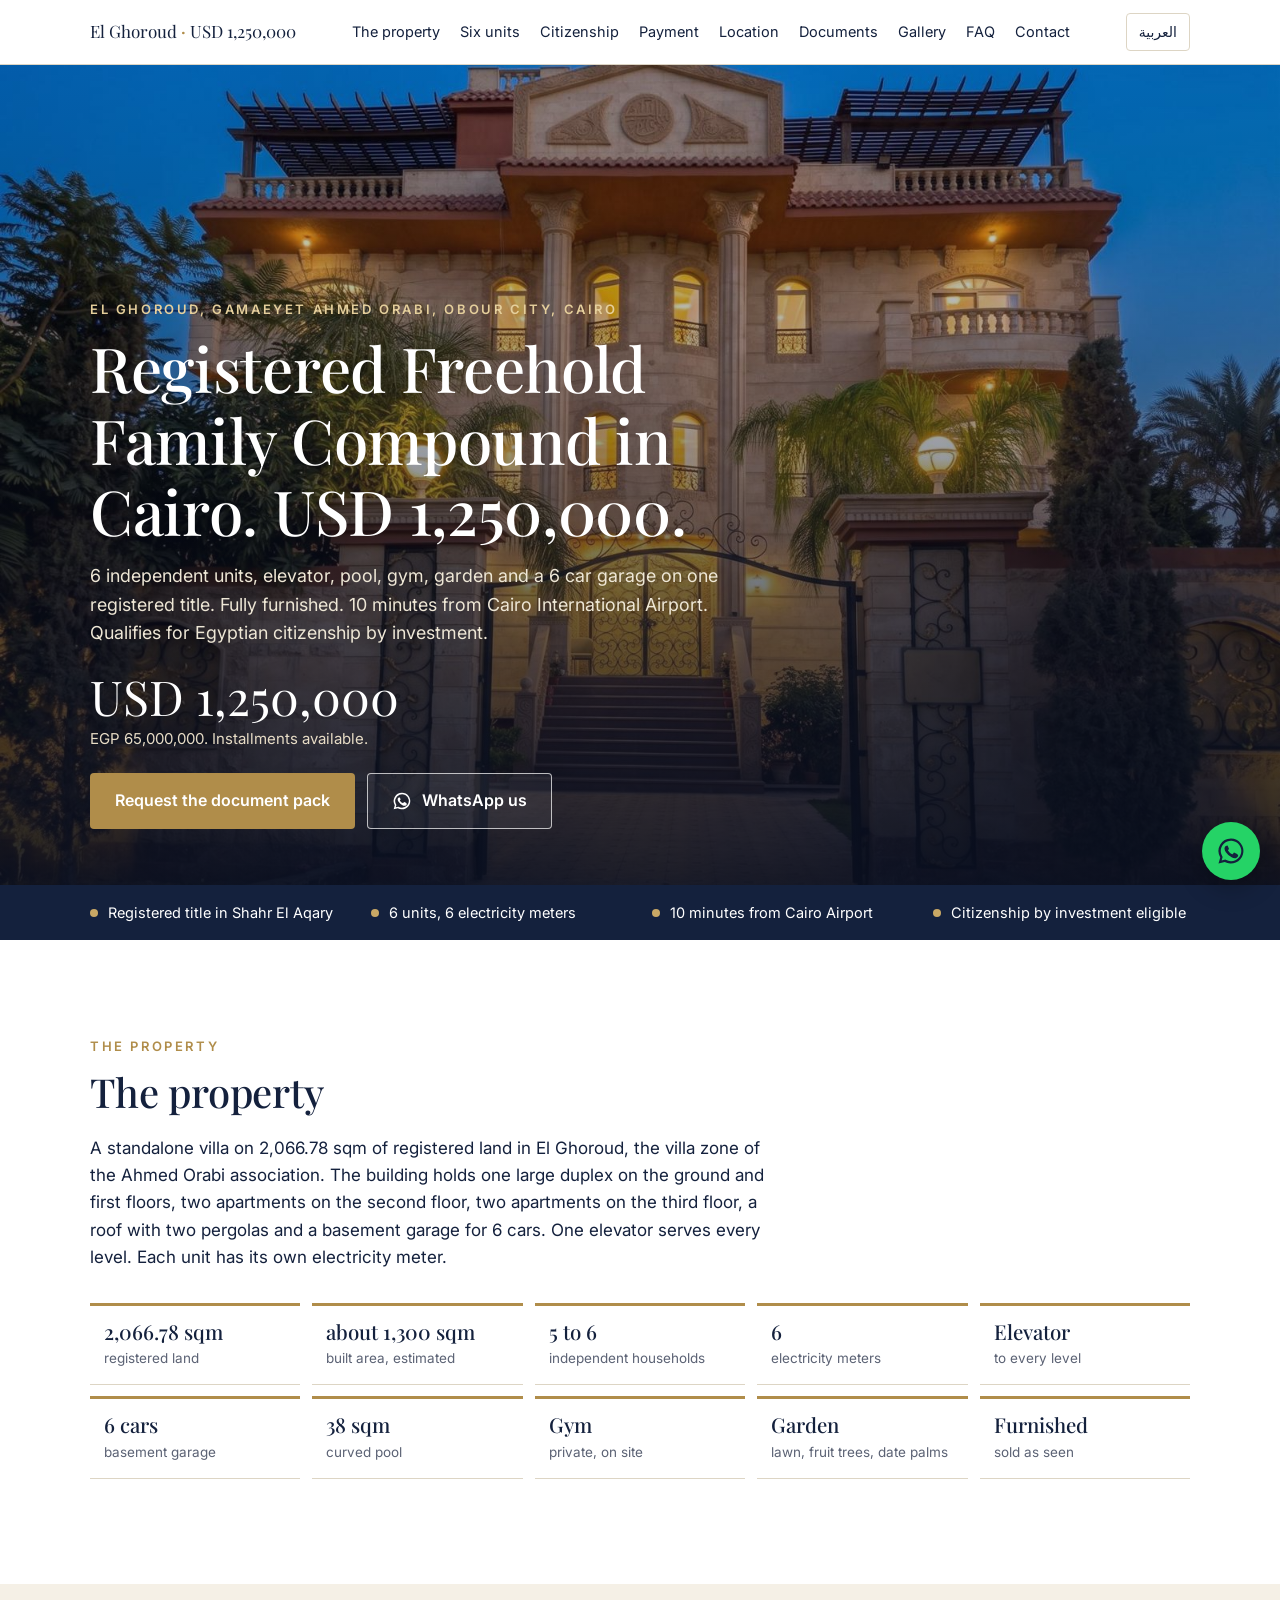
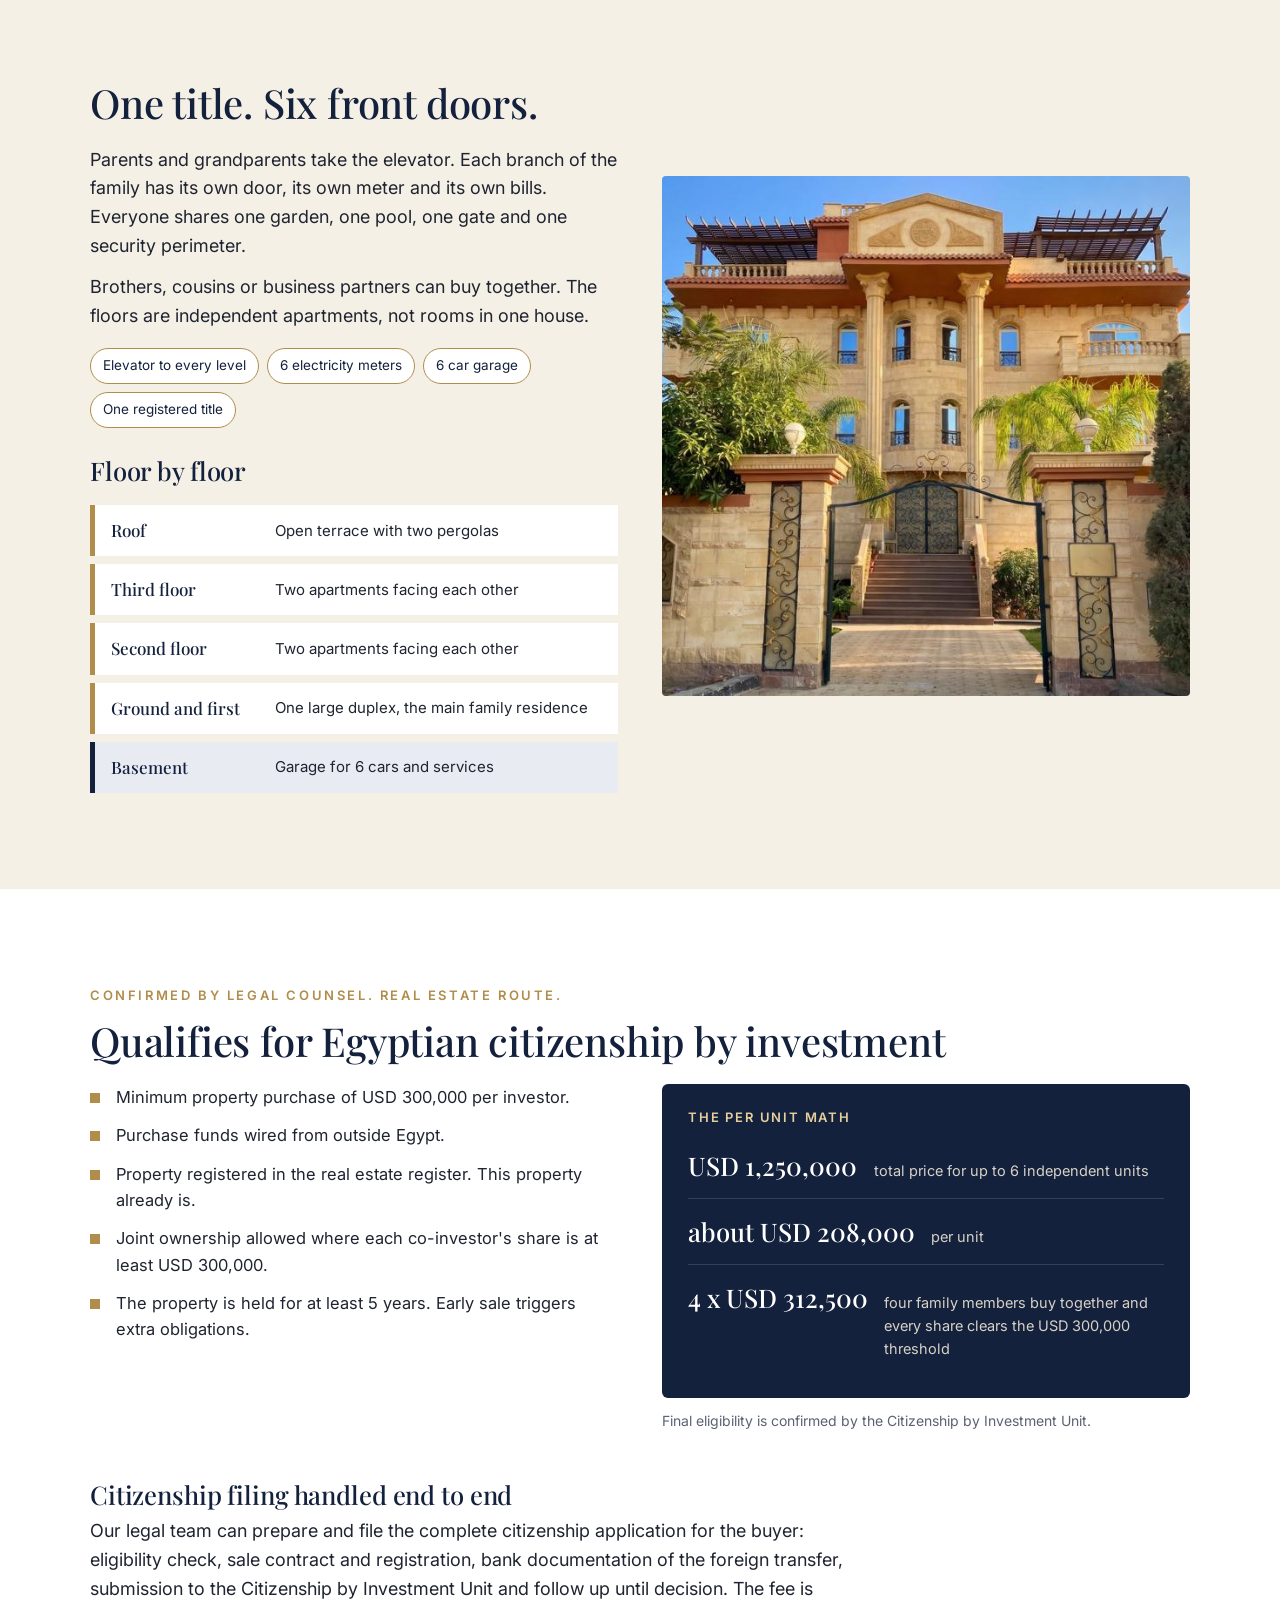
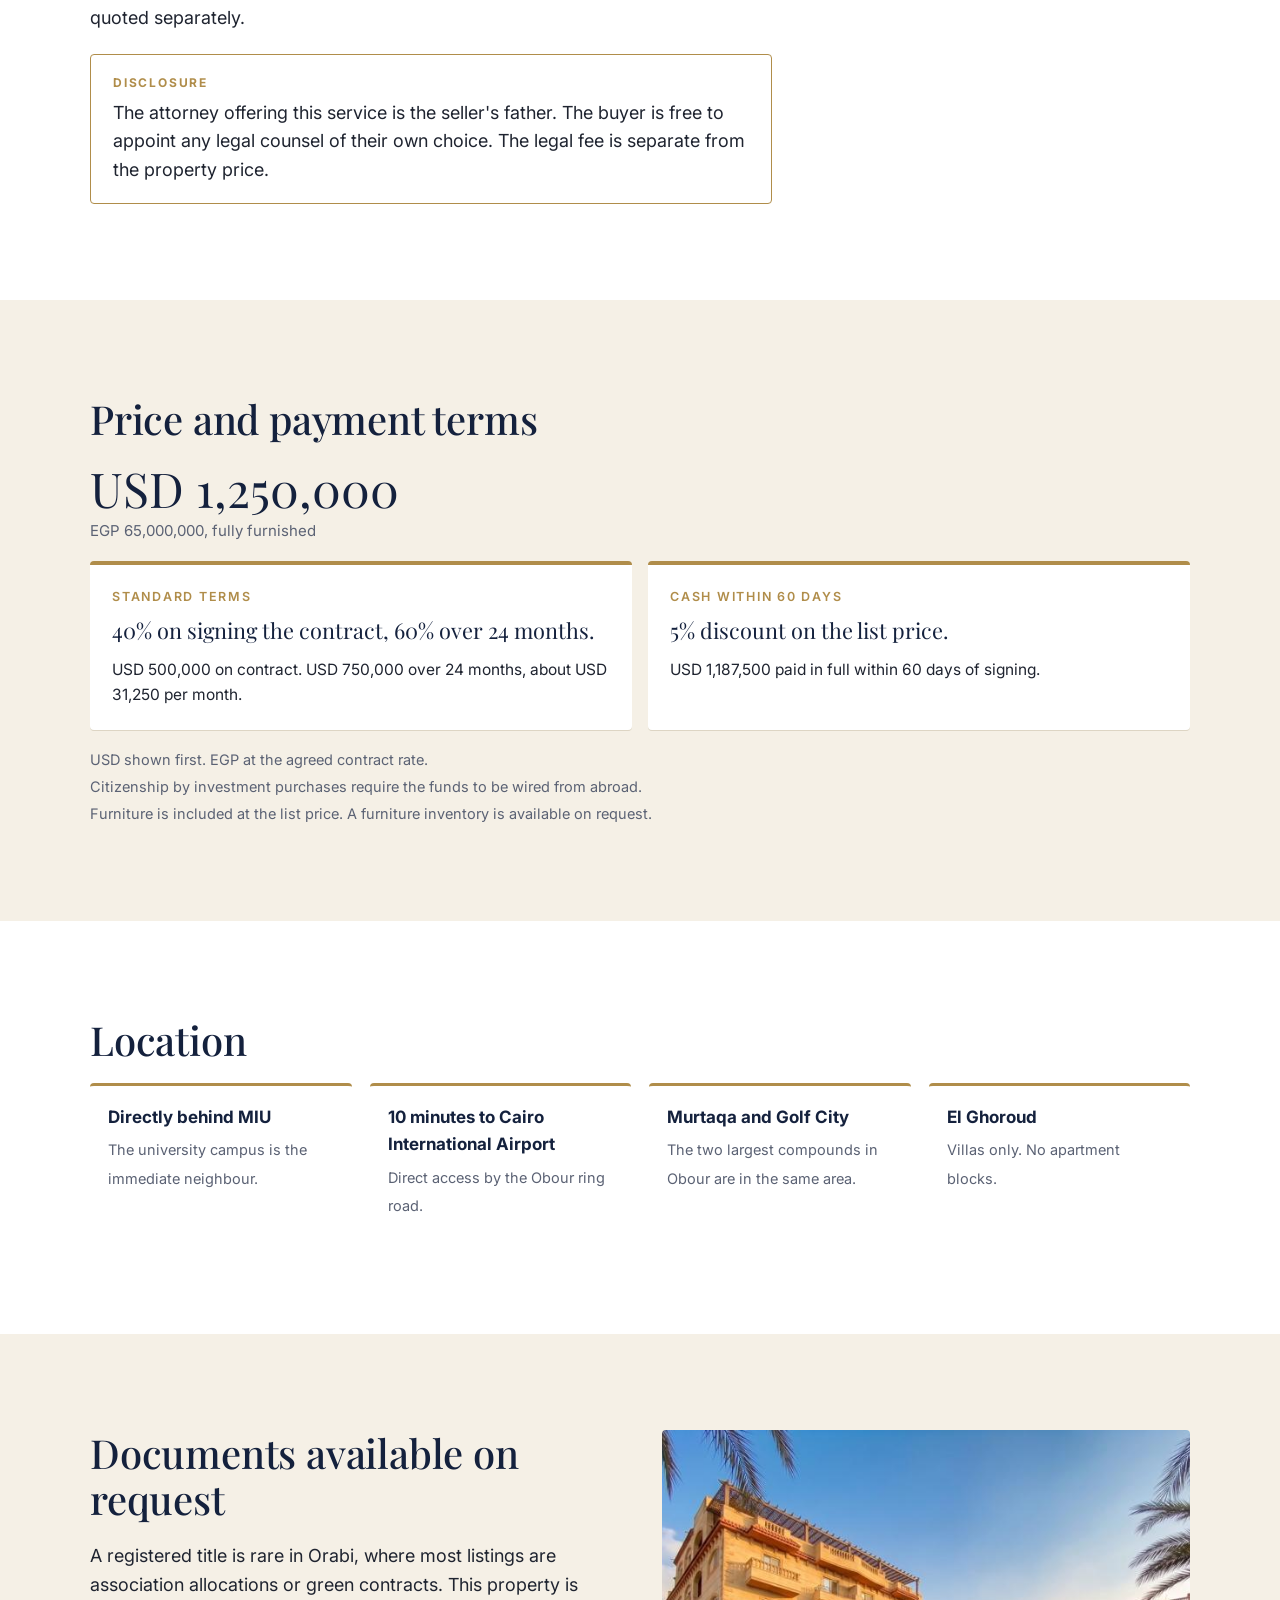
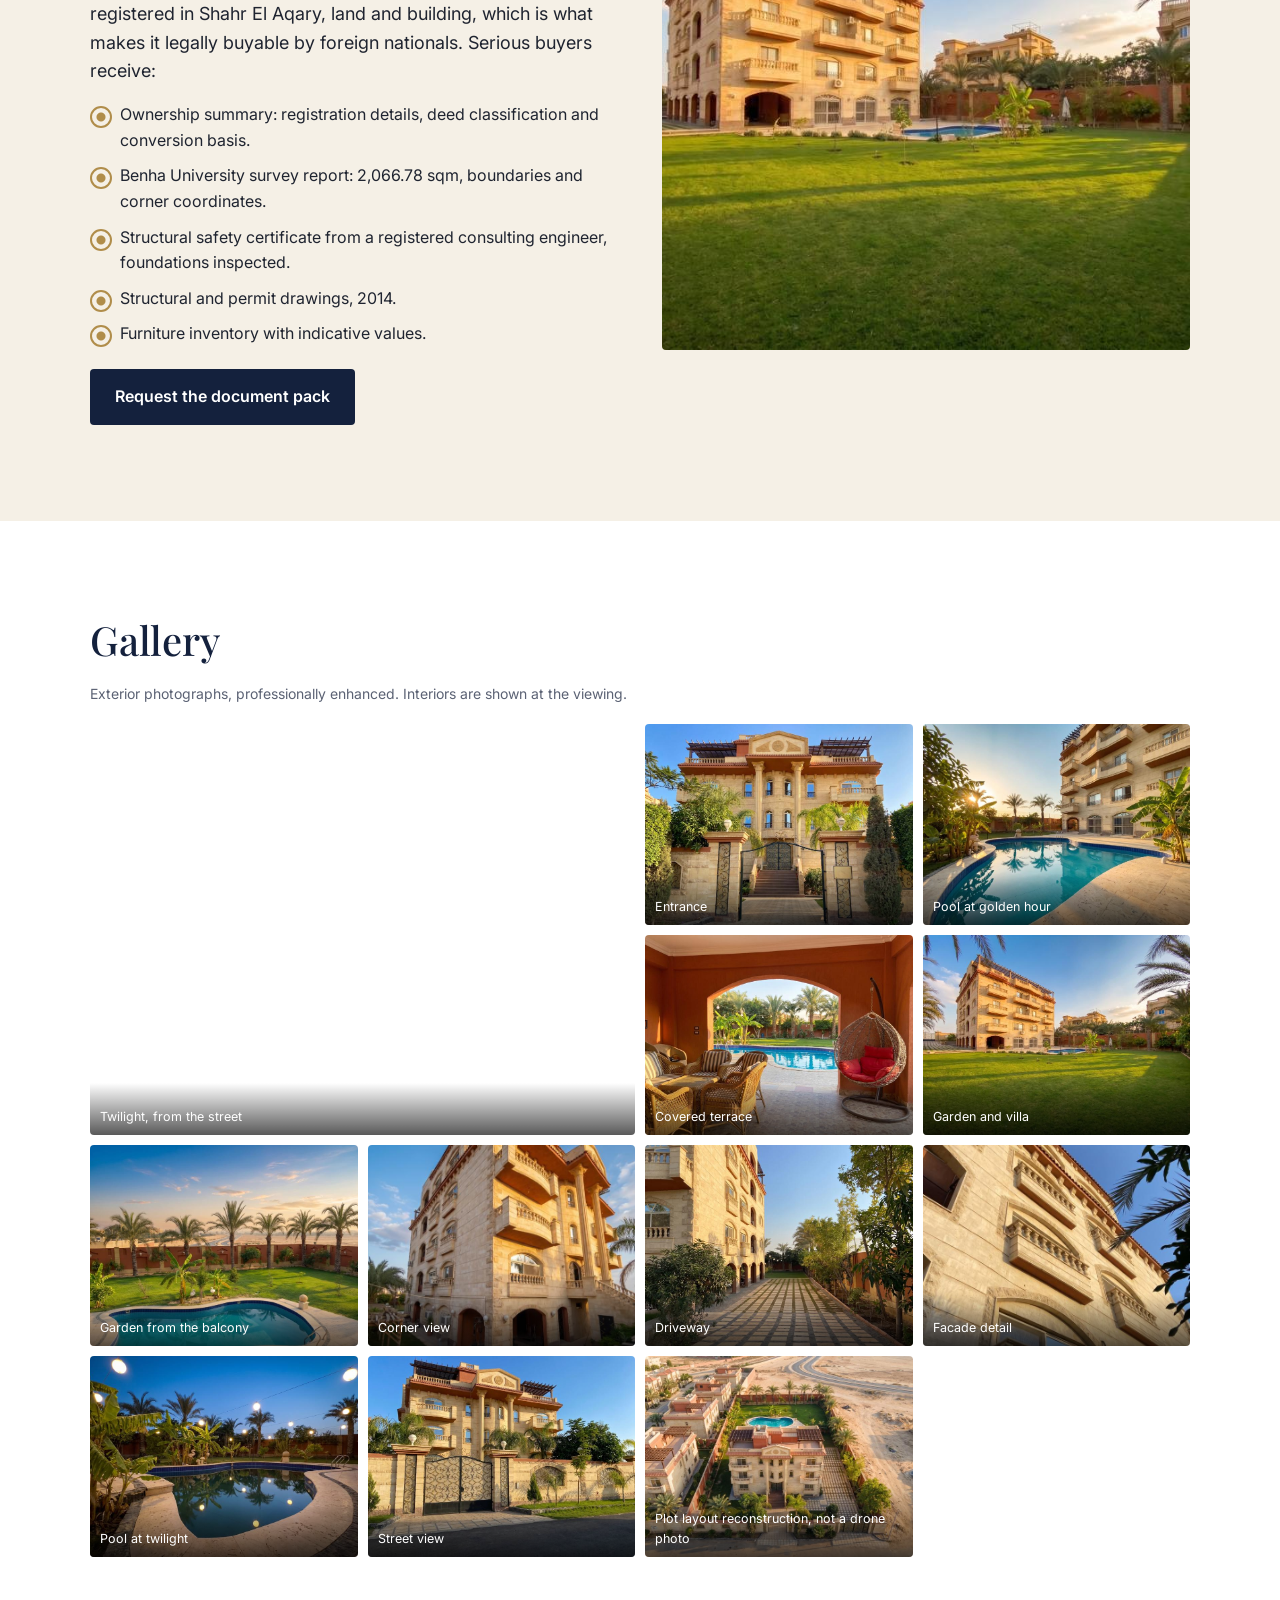
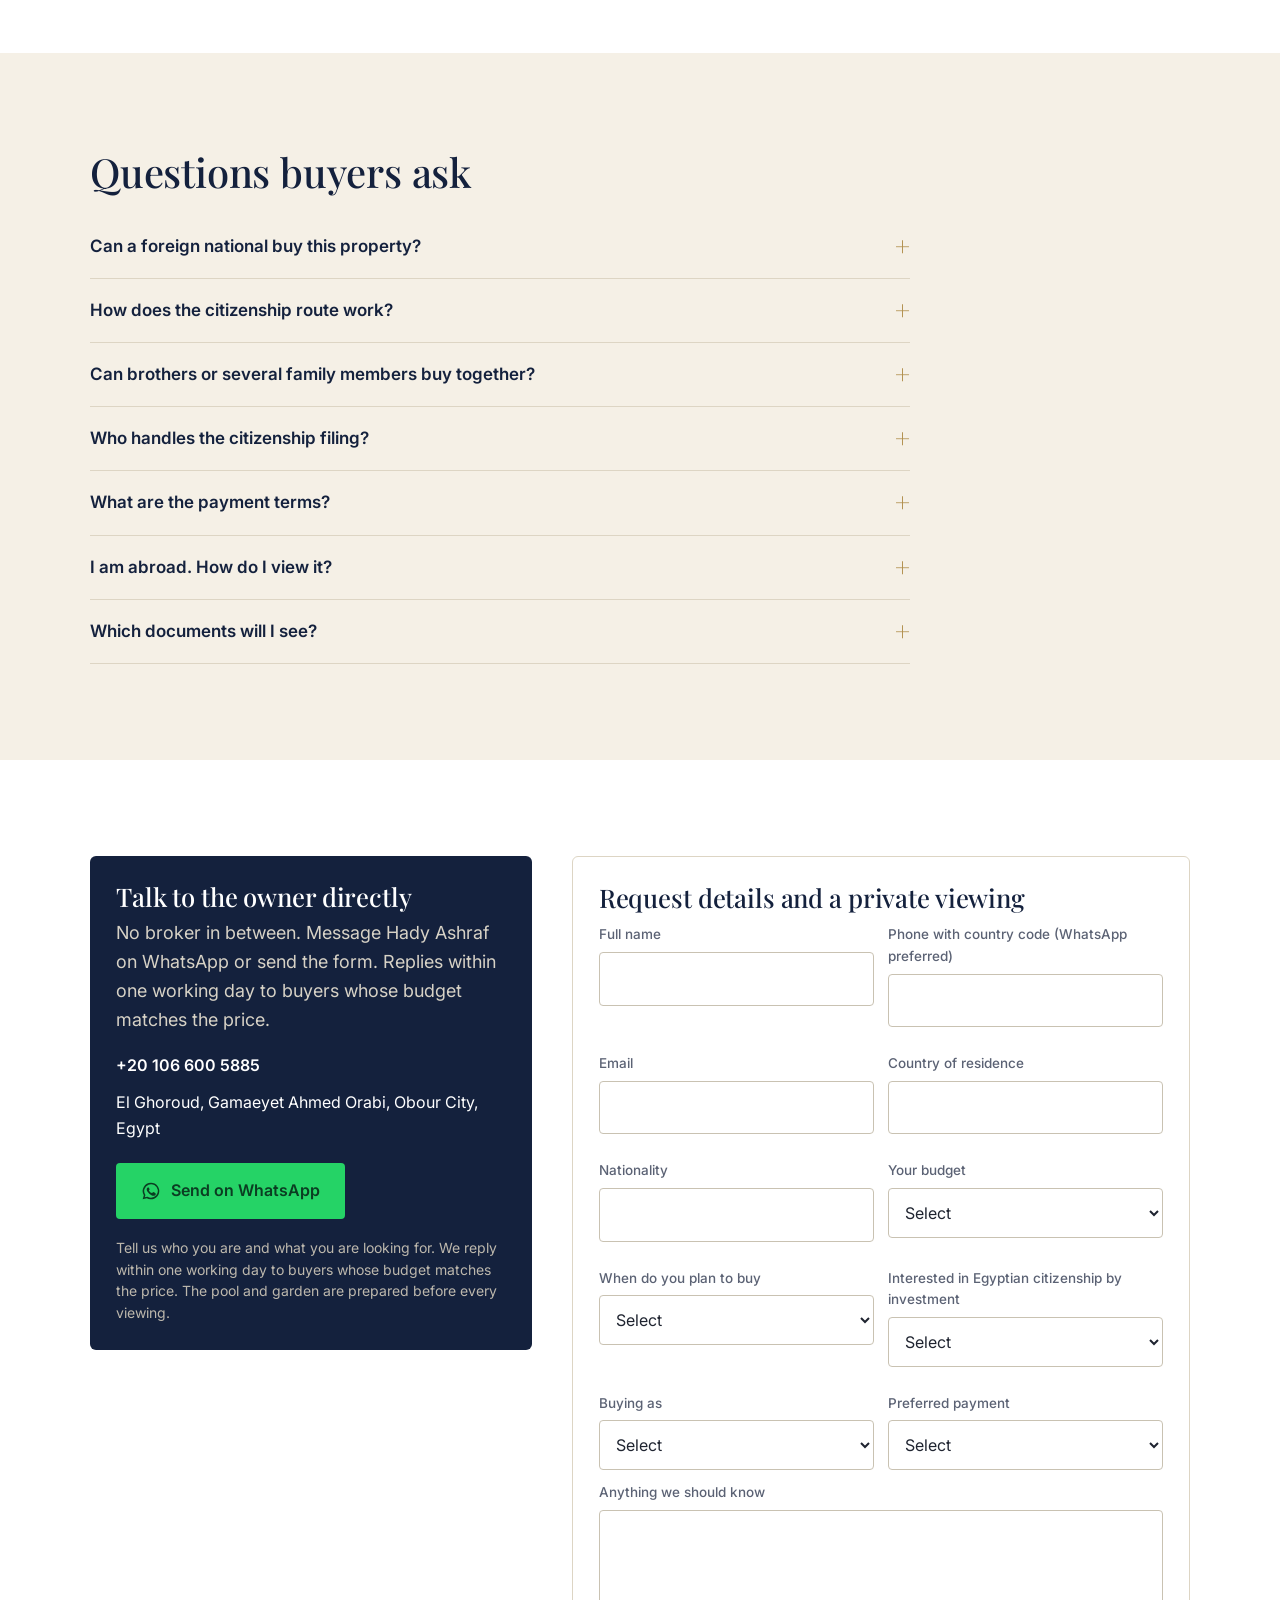
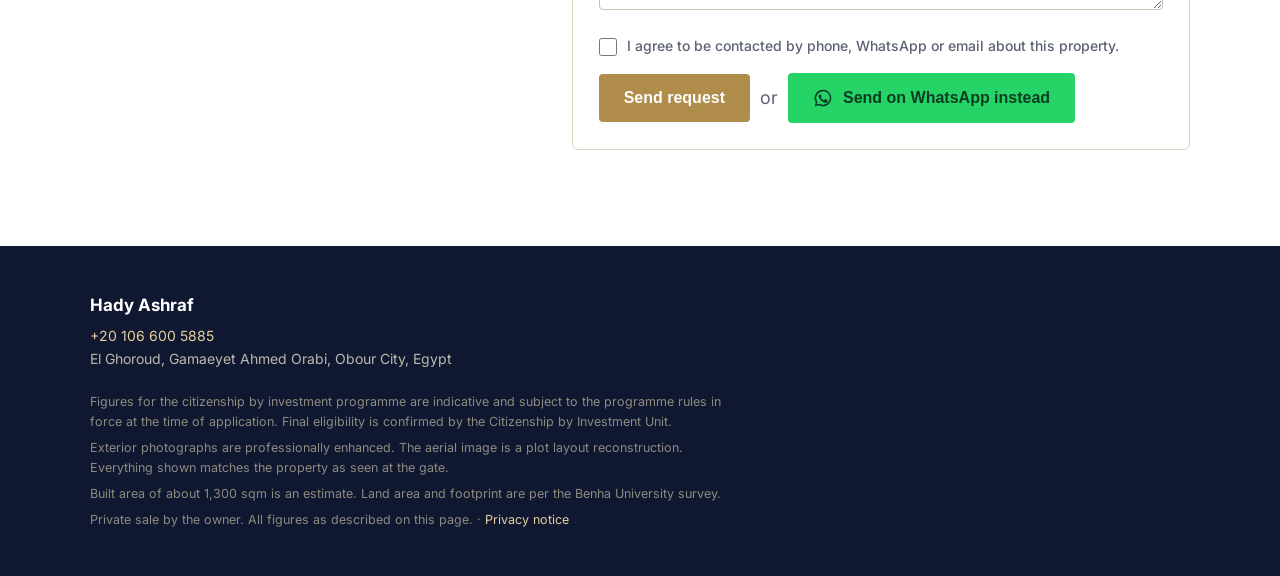
<file: en/index.html>
<!doctype html>
<html lang="en" dir="ltr">
<head>
<meta charset="utf-8"><meta name="viewport" content="width=device-width,initial-scale=1,viewport-fit=cover">
<title>Registered Freehold Family Compound in Obour, Cairo | USD 1,250,000 | Citizenship by Investment Eligible</title>
<meta name="description" content="6 independent units on one registered title in El Ghoroud, Obour. Elevator, pool, gym, garden, 6 car garage, fully furnished, 10 minutes from Cairo Airport. Qualifies for Egyptian citizenship by investment. USD 1,250,000, installments available.">
<link rel="canonical" href="https://flyboiilii.github.io/obour-villa/en/">
<link rel="alternate" hreflang="en" href="https://flyboiilii.github.io/obour-villa/en/"><link rel="alternate" hreflang="ar" href="https://flyboiilii.github.io/obour-villa/ar/"><link rel="alternate" hreflang="x-default" href="https://flyboiilii.github.io/obour-villa/">
<meta property="og:type" content="website"><meta property="og:title" content="Registered Freehold Family Compound in Cairo. USD 1,250,000."><meta property="og:description" content="6 independent units, elevator, pool, gym, garden and a 6 car garage on one registered title. Fully furnished. 10 minutes from Cairo International Airport. Qualifies for Egyptian citizenship by investment.">
<meta property="og:image" content="https://flyboiilii.github.io/obour-villa/assets/img/og.jpg"><meta property="og:image:width" content="1200"><meta property="og:image:height" content="630"><meta property="og:image:alt" content="Villa at twilight, El Ghoroud, Obour">
<meta property="og:url" content="https://flyboiilii.github.io/obour-villa/en/"><meta property="og:locale" content="en_US"><meta name="twitter:card" content="summary_large_image">
<meta name="theme-color" content="#14213d">
<link rel="icon" href="../assets/favicon.svg" type="image/svg+xml">
<link rel="preconnect" href="https://fonts.googleapis.com"><link rel="preconnect" href="https://fonts.gstatic.com" crossorigin>
<link rel="stylesheet" href="https://fonts.googleapis.com/css2?family=Playfair+Display:wght@400;500&family=Inter:wght@400;500;600&display=swap">
<link rel="preload" as="image" href="../assets/img/twilight_hero-1600.jpg" fetchpriority="high">
<link rel="stylesheet" href="../assets/site.css">
<script type="application/ld+json">{"@context": "https://schema.org", "@type": "RealEstateListing", "name": "Registered Freehold Family Compound in Obour, Cairo | USD 1,250,000 | Citizenship by Investment Eligible", "url": "https://flyboiilii.github.io/obour-villa/en/", "description": "6 independent units on one registered title in El Ghoroud, Obour. Elevator, pool, gym, garden, 6 car garage, fully furnished, 10 minutes from Cairo Airport. Qualifies for Egyptian citizenship by investment. USD 1,250,000, installments available.", "image": ["https://flyboiilii.github.io/obour-villa/assets/img/twilight_hero-1600.jpg", "https://flyboiilii.github.io/obour-villa/assets/img/entrance_day-1600.jpg", "https://flyboiilii.github.io/obour-villa/assets/img/pool_golden-1600.jpg", "https://flyboiilii.github.io/obour-villa/assets/img/terrace_day-1600.jpg", "https://flyboiilii.github.io/obour-villa/assets/img/garden_wide-1600.jpg", "https://flyboiilii.github.io/obour-villa/assets/img/balcony_view-1600.jpg"], "offers": {"@type": "Offer", "price": "1250000", "priceCurrency": "USD", "availability": "https://schema.org/InStock", "seller": {"@type": "Person", "name": "Hady Ashraf", "telephone": "+201066005885"}}, "about": {"@type": "SingleFamilyResidence", "numberOfRooms": 6, "floorSize": {"@type": "QuantitativeValue", "value": 1300, "unitCode": "MTK"}, "address": {"@type": "PostalAddress", "streetAddress": "El Ghoroud, Gamaeyet Ahmed Orabi", "addressLocality": "Obour City", "addressRegion": "Qalyubia", "addressCountry": "EG"}}}</script>
<script type="application/ld+json">{"@context": "https://schema.org", "@type": "FAQPage", "mainEntity": [{"@type": "Question", "name": "Can a foreign national buy this property?", "acceptedAnswer": {"@type": "Answer", "text": "Yes. The title is registered in Shahr El Aqary for land and building, which is the form of ownership a foreign buyer needs. Most Orabi listings are association allocations or green contracts and do not offer this."}}, {"@type": "Question", "name": "How does the citizenship route work?", "acceptedAnswer": {"@type": "Answer", "text": "Egypt's citizenship by investment programme accepts a registered property purchase of at least USD 300,000 per investor, paid with funds wired from abroad and held for at least 5 years. This property is already registered. Final eligibility is confirmed by the Citizenship by Investment Unit."}}, {"@type": "Question", "name": "Can brothers or several family members buy together?", "acceptedAnswer": {"@type": "Answer", "text": "Yes. Joint ownership is allowed when each co-investor's share is at least USD 300,000. At USD 1,250,000 four co-investors at USD 312,500 each all clear the threshold."}}, {"@type": "Question", "name": "Who handles the citizenship filing?", "acceptedAnswer": {"@type": "Answer", "text": "Our legal team can prepare and file the complete application for a separate fee. The attorney is the seller's father, and the buyer is free to appoint any counsel of their own choice."}}, {"@type": "Question", "name": "What are the payment terms?", "acceptedAnswer": {"@type": "Answer", "text": "40% on signing and 60% over 24 months, or 5% off the list price for full payment within 60 days. The villa is sold fully furnished at the list price."}}, {"@type": "Question", "name": "I am abroad. How do I view it?", "acceptedAnswer": {"@type": "Answer", "text": "Start with a video call. We walk you through the villa and the documents, then arrange a private viewing when you travel. The pool and garden are prepared before every visit."}}, {"@type": "Question", "name": "Which documents will I see?", "acceptedAnswer": {"@type": "Answer", "text": "The ownership summary, the Benha University survey report, the structural safety certificate, the 2014 structural and permit drawings, and the furniture inventory. Full copies go to serious buyers after a first conversation."}}]}</script>
</head>
<body>
<a class="skip" href="#main">Skip to content</a>
<header class="hdr"><div class="wrap">
  <a class="brand" href="#top">El Ghoroud <b>·</b> USD 1,250,000</a>
  <nav class="nav" aria-label="Sections"><ul><li><a href="#property">The property</a></li><li><a href="#units">Six units</a></li><li><a href="#citizenship">Citizenship</a></li><li><a href="#payment">Payment</a></li><li><a href="#location">Location</a></li><li><a href="#documents">Documents</a></li><li><a href="#gallery">Gallery</a></li><li><a href="#faq">FAQ</a></li><li><a href="#contact">Contact</a></li></ul></nav>
  <div class="hdr-right"><a class="lang" href="../ar/" hreflang="ar" lang="ar">العربية</a>
  <button class="burger" aria-label="Menu" aria-expanded="false" aria-controls="nav"><span></span></button></div>
</div></header>

<main id="main">
<section class="hero" id="top" style="padding:0">
  <img class="hero-img" src="../assets/img/twilight_hero-1600.jpg" srcset="../assets/img/twilight_hero-800.jpg 800w, ../assets/img/twilight_hero-1600.jpg 1600w" sizes="100vw" alt="Villa at twilight, El Ghoroud, Obour" fetchpriority="high" decoding="async">
  <div class="wrap">
    <div class="eyebrow">El Ghoroud, Gamaeyet Ahmed Orabi, Obour City, Cairo</div>
    <h1>Registered Freehold Family Compound in Cairo. USD 1,250,000.</h1>
    <p>6 independent units, elevator, pool, gym, garden and a 6 car garage on one registered title. Fully furnished. 10 minutes from Cairo International Airport. Qualifies for Egyptian citizenship by investment.</p>
    <div class="price">USD 1,250,000<small>EGP 65,000,000. Installments available.</small></div>
    <div class="btns"><a class="btn btn-gold" href="#contact">Request the document pack</a><a class="btn btn-ghost" href="https://wa.me/201066005885?text=Hello, I am interested in the Obour family compound (USD 1,250,000)." target="_blank" rel="noopener"><svg viewBox="0 0 24 24" aria-hidden="true"><path fill="currentColor" d="M12 2a10 10 0 0 0-8.6 15.1L2 22l5-1.3A10 10 0 1 0 12 2zm0 18.2a8.2 8.2 0 0 1-4.2-1.2l-.3-.2-3 .8.8-2.9-.2-.3A8.2 8.2 0 1 1 12 20.2zm4.5-6.1c-.2-.1-1.5-.7-1.7-.8s-.4-.1-.6.1-.6.8-.8 1-.3.2-.5.1a6.7 6.7 0 0 1-3.3-2.9c-.3-.4.2-.4.7-1.3.1-.2 0-.3 0-.4l-.8-1.8c-.2-.5-.4-.4-.6-.4h-.5a1 1 0 0 0-.7.3 3 3 0 0 0-.9 2.2 5.2 5.2 0 0 0 1.1 2.8 12 12 0 0 0 4.6 4 5.3 5.3 0 0 0 3.2.7 2.7 2.7 0 0 0 1.8-1.3 2.2 2.2 0 0 0 .2-1.3c-.1-.1-.3-.2-.5-.3z"/></svg>WhatsApp us</a></div>
  </div>
</section>
<div class="trust"><div class="wrap"><ul><li>Registered title in Shahr El Aqary</li><li>6 units, 6 electricity meters</li><li>10 minutes from Cairo Airport</li><li>Citizenship by investment eligible</li></ul></div></div>

<section id="property"><div class="wrap reveal">
  <div class="eyebrow">The property</div>
  <h2>The property</h2>
  <p class="lead">A standalone villa on 2,066.78 sqm of registered land in El Ghoroud, the villa zone of the Ahmed Orabi association. The building holds one large duplex on the ground and first floors, two apartments on the second floor, two apartments on the third floor, a roof with two pergolas and a basement garage for 6 cars. One elevator serves every level. Each unit has its own electricity meter.</p>
  <div class="facts"><div class="fact"><b>2,066.78 sqm</b><span>registered land</span></div><div class="fact"><b>about 1,300 sqm</b><span>built area, estimated</span></div><div class="fact"><b>5 to 6</b><span>independent households</span></div><div class="fact"><b>6</b><span>electricity meters</span></div><div class="fact"><b>Elevator</b><span>to every level</span></div><div class="fact"><b>6 cars</b><span>basement garage</span></div><div class="fact"><b>38 sqm</b><span>curved pool</span></div><div class="fact"><b>Gym</b><span>private, on site</span></div><div class="fact"><b>Garden</b><span>lawn, fruit trees, date palms</span></div><div class="fact"><b>Furnished</b><span>sold as seen</span></div></div>
</div></section>

<section class="alt" id="units"><div class="wrap">
  <div class="two reveal">
    <div><h2>One title. Six front doors.</h2><p style="margin-bottom:12px">Parents and grandparents take the elevator. Each branch of the family has its own door, its own meter and its own bills. Everyone shares one garden, one pool, one gate and one security perimeter.</p><p style="margin-bottom:12px">Brothers, cousins or business partners can buy together. The floors are independent apartments, not rooms in one house.</p><div class="badges"><span class="badge">Elevator to every level</span><span class="badge">6 electricity meters</span><span class="badge">6 car garage</span><span class="badge">One registered title</span></div>
      <h3 style="margin-top:28px">Floor by floor</h3><div class="stack"><div class="lvl "><b>Roof</b><span>Open terrace with two pergolas</span></div><div class="lvl "><b>Third floor</b><span>Two apartments facing each other</span></div><div class="lvl "><b>Second floor</b><span>Two apartments facing each other</span></div><div class="lvl "><b>Ground and first</b><span>One large duplex, the main family residence</span></div><div class="lvl base"><b>Basement</b><span>Garage for 6 cars and services</span></div></div></div>
    <img src="../assets/img/entrance_day-800.jpg" srcset="../assets/img/entrance_day-800.jpg 800w, ../assets/img/entrance_day-1600.jpg 1600w" sizes="(max-width:760px) 100vw, 50vw" alt="Entrance" loading="lazy" decoding="async" class="">
  </div>
</div></section>

<section id="citizenship"><div class="wrap">
  <div class="reveal"><div class="eyebrow">Confirmed by legal counsel. Real estate route.</div><h2>Qualifies for Egyptian citizenship by investment</h2></div>
  <div class="two top reveal" style="margin-top:14px">
    <ul class="rules"><li>Minimum property purchase of USD 300,000 per investor.</li><li>Purchase funds wired from outside Egypt.</li><li>Property registered in the real estate register. This property already is.</li><li>Joint ownership allowed where each co-investor&#x27;s share is at least USD 300,000.</li><li>The property is held for at least 5 years. Early sale triggers extra obligations.</li></ul>
    <div><div class="mathbox"><h3>The per unit math</h3><div class="mrow"><b>USD 1,250,000</b><span>total price for up to 6 independent units</span></div><div class="mrow"><b>about USD 208,000</b><span>per unit</span></div><div class="mrow"><b>4 x USD 312,500</b><span>four family members buy together and every share clears the USD 300,000 threshold</span></div></div><p class="fine" style="margin-top:12px">Final eligibility is confirmed by the Citizenship by Investment Unit.</p></div>
  </div>
  <div class="reveal" style="margin-top:48px"><h3>Citizenship filing handled end to end</h3><p style="max-width:70ch;margin-top:8px">Our legal team can prepare and file the complete citizenship application for the buyer: eligibility check, sale contract and registration, bank documentation of the foreign transfer, submission to the Citizenship by Investment Unit and follow up until decision. The fee is quoted separately.</p>
  <div class="disc"><b>Disclosure</b><p>The attorney offering this service is the seller&#x27;s father. The buyer is free to appoint any legal counsel of their own choice. The legal fee is separate from the property price.</p></div></div>
</div></section>

<section class="alt" id="payment"><div class="wrap reveal">
  <h2>Price and payment terms</h2>
  <div class="price dark">USD 1,250,000<small>EGP 65,000,000, fully furnished</small></div>
  <div class="terms"><div class="term"><div class="t">Standard terms</div><div class="h">40% on signing the contract, 60% over 24 months.</div><p>USD 500,000 on contract. USD 750,000 over 24 months, about USD 31,250 per month.</p></div><div class="term"><div class="t">Cash within 60 days</div><div class="h">5% discount on the list price.</div><p>USD 1,187,500 paid in full within 60 days of signing.</p></div></div>
  <ul class="notes"><li>USD shown first. EGP at the agreed contract rate.</li><li>Citizenship by investment purchases require the funds to be wired from abroad.</li><li>Furniture is included at the list price. A furniture inventory is available on request.</li></ul>
</div></section>

<section id="location"><div class="wrap reveal">
  <h2>Location</h2>
  <div class="loc"><div><b>Directly behind MIU</b><span>The university campus is the immediate neighbour.</span></div><div><b>10 minutes to Cairo International Airport</b><span>Direct access by the Obour ring road.</span></div><div><b>Murtaqa and Golf City</b><span>The two largest compounds in Obour are in the same area.</span></div><div><b>El Ghoroud</b><span>Villas only. No apartment blocks.</span></div></div>
</div></section>

<section class="alt" id="documents"><div class="wrap">
  <div class="two top reveal">
    <div><h2>Documents available on request</h2><p>A registered title is rare in Orabi, where most listings are association allocations or green contracts. This property is registered in Shahr El Aqary, land and building, which is what makes it legally buyable by foreign nationals. Serious buyers receive:</p><ul class="docs"><li>Ownership summary: registration details, deed classification and conversion basis.</li><li>Benha University survey report: 2,066.78 sqm, boundaries and corner coordinates.</li><li>Structural safety certificate from a registered consulting engineer, foundations inspected.</li><li>Structural and permit drawings, 2014.</li><li>Furniture inventory with indicative values.</li></ul><a class="btn btn-navy" href="#contact">Request the document pack</a></div>
    <img src="../assets/img/garden_wide-800.jpg" srcset="../assets/img/garden_wide-800.jpg 800w, ../assets/img/garden_wide-1600.jpg 1600w" sizes="(max-width:760px) 100vw, 50vw" alt="Garden and villa" loading="lazy" decoding="async" class="">
  </div>
</div></section>

<section id="gallery"><div class="wrap reveal">
  <h2>Gallery</h2><p class="fine">Exterior photographs, professionally enhanced. Interiors are shown at the viewing.</p>
  <div class="gal"><button type="button" data-full="../assets/img/twilight_hero-1600.jpg" data-cap="Twilight, from the street" aria-label="Twilight, from the street"><img src="../assets/img/twilight_hero-800.jpg" srcset="../assets/img/twilight_hero-800.jpg 800w, ../assets/img/twilight_hero-1600.jpg 1600w" sizes="(max-width:700px) 50vw, 25vw" alt="Twilight, from the street" loading="lazy" decoding="async" class=""><figcaption>Twilight, from the street</figcaption></button><button type="button" data-full="../assets/img/entrance_day-1600.jpg" data-cap="Entrance" aria-label="Entrance"><img src="../assets/img/entrance_day-800.jpg" srcset="../assets/img/entrance_day-800.jpg 800w, ../assets/img/entrance_day-1600.jpg 1600w" sizes="(max-width:700px) 50vw, 25vw" alt="Entrance" loading="lazy" decoding="async" class=""><figcaption>Entrance</figcaption></button><button type="button" data-full="../assets/img/pool_golden-1600.jpg" data-cap="Pool at golden hour" aria-label="Pool at golden hour"><img src="../assets/img/pool_golden-800.jpg" srcset="../assets/img/pool_golden-800.jpg 800w, ../assets/img/pool_golden-1600.jpg 1600w" sizes="(max-width:700px) 50vw, 25vw" alt="Pool at golden hour" loading="lazy" decoding="async" class=""><figcaption>Pool at golden hour</figcaption></button><button type="button" data-full="../assets/img/terrace_day-1600.jpg" data-cap="Covered terrace" aria-label="Covered terrace"><img src="../assets/img/terrace_day-800.jpg" srcset="../assets/img/terrace_day-800.jpg 800w, ../assets/img/terrace_day-1600.jpg 1600w" sizes="(max-width:700px) 50vw, 25vw" alt="Covered terrace" loading="lazy" decoding="async" class=""><figcaption>Covered terrace</figcaption></button><button type="button" data-full="../assets/img/garden_wide-1600.jpg" data-cap="Garden and villa" aria-label="Garden and villa"><img src="../assets/img/garden_wide-800.jpg" srcset="../assets/img/garden_wide-800.jpg 800w, ../assets/img/garden_wide-1600.jpg 1600w" sizes="(max-width:700px) 50vw, 25vw" alt="Garden and villa" loading="lazy" decoding="async" class=""><figcaption>Garden and villa</figcaption></button><button type="button" data-full="../assets/img/balcony_view-1600.jpg" data-cap="Garden from the balcony" aria-label="Garden from the balcony"><img src="../assets/img/balcony_view-800.jpg" srcset="../assets/img/balcony_view-800.jpg 800w, ../assets/img/balcony_view-1600.jpg 1600w" sizes="(max-width:700px) 50vw, 25vw" alt="Garden from the balcony" loading="lazy" decoding="async" class=""><figcaption>Garden from the balcony</figcaption></button><button type="button" data-full="../assets/img/corner-1600.jpg" data-cap="Corner view" aria-label="Corner view"><img src="../assets/img/corner-800.jpg" srcset="../assets/img/corner-800.jpg 800w, ../assets/img/corner-1600.jpg 1600w" sizes="(max-width:700px) 50vw, 25vw" alt="Corner view" loading="lazy" decoding="async" class=""><figcaption>Corner view</figcaption></button><button type="button" data-full="../assets/img/driveway-1600.jpg" data-cap="Driveway" aria-label="Driveway"><img src="../assets/img/driveway-800.jpg" srcset="../assets/img/driveway-800.jpg 800w, ../assets/img/driveway-1600.jpg 1600w" sizes="(max-width:700px) 50vw, 25vw" alt="Driveway" loading="lazy" decoding="async" class=""><figcaption>Driveway</figcaption></button><button type="button" data-full="../assets/img/facade_detail-1600.jpg" data-cap="Facade detail" aria-label="Facade detail"><img src="../assets/img/facade_detail-800.jpg" srcset="../assets/img/facade_detail-800.jpg 800w, ../assets/img/facade_detail-1600.jpg 1600w" sizes="(max-width:700px) 50vw, 25vw" alt="Facade detail" loading="lazy" decoding="async" class=""><figcaption>Facade detail</figcaption></button><button type="button" data-full="../assets/img/pool_twilight-1600.jpg" data-cap="Pool at twilight" aria-label="Pool at twilight"><img src="../assets/img/pool_twilight-800.jpg" srcset="../assets/img/pool_twilight-800.jpg 800w, ../assets/img/pool_twilight-1600.jpg 1600w" sizes="(max-width:700px) 50vw, 25vw" alt="Pool at twilight" loading="lazy" decoding="async" class=""><figcaption>Pool at twilight</figcaption></button><button type="button" data-full="../assets/img/street_gate-1600.jpg" data-cap="Street view" aria-label="Street view"><img src="../assets/img/street_gate-800.jpg" srcset="../assets/img/street_gate-800.jpg 800w, ../assets/img/street_gate-1600.jpg 1600w" sizes="(max-width:700px) 50vw, 25vw" alt="Street view" loading="lazy" decoding="async" class=""><figcaption>Street view</figcaption></button><button type="button" data-full="../assets/img/aerial-1600.jpg" data-cap="Plot layout reconstruction, not a drone photo" aria-label="Plot layout reconstruction, not a drone photo"><img src="../assets/img/aerial-800.jpg" srcset="../assets/img/aerial-800.jpg 800w, ../assets/img/aerial-1600.jpg 1600w" sizes="(max-width:700px) 50vw, 25vw" alt="Plot layout reconstruction, not a drone photo" loading="lazy" decoding="async" class=""><figcaption>Plot layout reconstruction, not a drone photo</figcaption></button></div>
</div></section>

<section class="alt" id="faq"><div class="wrap reveal">
  <h2>Questions buyers ask</h2>
  <div class="faq"><details><summary>Can a foreign national buy this property?</summary><p>Yes. The title is registered in Shahr El Aqary for land and building, which is the form of ownership a foreign buyer needs. Most Orabi listings are association allocations or green contracts and do not offer this.</p></details><details><summary>How does the citizenship route work?</summary><p>Egypt&#x27;s citizenship by investment programme accepts a registered property purchase of at least USD 300,000 per investor, paid with funds wired from abroad and held for at least 5 years. This property is already registered. Final eligibility is confirmed by the Citizenship by Investment Unit.</p></details><details><summary>Can brothers or several family members buy together?</summary><p>Yes. Joint ownership is allowed when each co-investor&#x27;s share is at least USD 300,000. At USD 1,250,000 four co-investors at USD 312,500 each all clear the threshold.</p></details><details><summary>Who handles the citizenship filing?</summary><p>Our legal team can prepare and file the complete application for a separate fee. The attorney is the seller&#x27;s father, and the buyer is free to appoint any counsel of their own choice.</p></details><details><summary>What are the payment terms?</summary><p>40% on signing and 60% over 24 months, or 5% off the list price for full payment within 60 days. The villa is sold fully furnished at the list price.</p></details><details><summary>I am abroad. How do I view it?</summary><p>Start with a video call. We walk you through the villa and the documents, then arrange a private viewing when you travel. The pool and garden are prepared before every visit.</p></details><details><summary>Which documents will I see?</summary><p>The ownership summary, the Benha University survey report, the structural safety certificate, the 2014 structural and permit drawings, and the furniture inventory. Full copies go to serious buyers after a first conversation.</p></details></div>
</div></section>

<section id="contact"><div class="wrap">
  <div class="contact-grid reveal">
    <div class="card navy">
      <h3>Talk to the owner directly</h3><p style="margin-top:8px">No broker in between. Message Hady Ashraf on WhatsApp or send the form. Replies within one working day to buyers whose budget matches the price.</p>
      <ul class="clist"><li><a href="https://wa.me/201066005885?text=Hello, I am interested in the Obour family compound (USD 1,250,000)." target="_blank" rel="noopener"><span dir="ltr">+20 106 600 5885</span></a></li><li>El Ghoroud, Gamaeyet Ahmed Orabi, Obour City, Egypt</li></ul>
      <a class="btn btn-wa" href="https://wa.me/201066005885?text=Hello, I am interested in the Obour family compound (USD 1,250,000)." target="_blank" rel="noopener"><svg viewBox="0 0 24 24" aria-hidden="true"><path fill="currentColor" d="M12 2a10 10 0 0 0-8.6 15.1L2 22l5-1.3A10 10 0 1 0 12 2zm0 18.2a8.2 8.2 0 0 1-4.2-1.2l-.3-.2-3 .8.8-2.9-.2-.3A8.2 8.2 0 1 1 12 20.2zm4.5-6.1c-.2-.1-1.5-.7-1.7-.8s-.4-.1-.6.1-.6.8-.8 1-.3.2-.5.1a6.7 6.7 0 0 1-3.3-2.9c-.3-.4.2-.4.7-1.3.1-.2 0-.3 0-.4l-.8-1.8c-.2-.5-.4-.4-.6-.4h-.5a1 1 0 0 0-.7.3 3 3 0 0 0-.9 2.2 5.2 5.2 0 0 0 1.1 2.8 12 12 0 0 0 4.6 4 5.3 5.3 0 0 0 3.2.7 2.7 2.7 0 0 0 1.8-1.3 2.2 2.2 0 0 0 .2-1.3c-.1-.1-.3-.2-.5-.3z"/></svg>Send on WhatsApp</a>
      <p class="fine" style="color:#bdb8ad;margin-top:18px">Tell us who you are and what you are looking for. We reply within one working day to buyers whose budget matches the price. The pool and garden are prepared before every viewing.</p>
    </div>
    <form class="card" id="lead" method="post" action="#" data-endpoint="" data-wa="201066005885" novalidate>
      <h3>Request details and a private viewing</h3>
      <div class="row"><div><label for="name">Full name</label><input id="name" name="name" type="text" required autocomplete=name></div><div><label for="phone">Phone with country code (WhatsApp preferred)</label><input id="phone" name="phone" type="tel" required autocomplete=tel></div><div><label for="email">Email</label><input id="email" name="email" type="email" required autocomplete=email></div><div><label for="country">Country of residence</label><input id="country" name="country" type="text" required autocomplete=country-name></div><div><label for="nationality">Nationality</label><input id="nationality" name="nationality" type="text" required ></div>
      <div><label for="budget">Your budget</label><select id="budget" name="budget" required><option value="">Select</option><option value="Below USD 1,000,000">Below USD 1,000,000</option><option value="USD 1,000,000 to 1,250,000">USD 1,000,000 to 1,250,000</option><option value="Above USD 1,250,000">Above USD 1,250,000</option></select></div><div><label for="timeline">When do you plan to buy</label><select id="timeline" name="timeline" required><option value="">Select</option><option value="Within 3 months">Within 3 months</option><option value="3 to 6 months">3 to 6 months</option><option value="6 to 12 months">6 to 12 months</option><option value="Just researching">Just researching</option></select></div><div><label for="citizenship">Interested in Egyptian citizenship by investment</label><select id="citizenship" name="citizenship" required><option value="">Select</option><option value="Yes, for my family">Yes, for my family</option><option value="Yes, for myself">Yes, for myself</option><option value="No, residence only">No, residence only</option><option value="Investment only">Investment only</option></select></div><div><label for="buying_as">Buying as</label><select id="buying_as" name="buying_as" ><option value="">Select</option><option value="One family">One family</option><option value="Extended family or siblings together">Extended family or siblings together</option><option value="Investor or company">Investor or company</option></select></div><div><label for="payment">Preferred payment</label><select id="payment" name="payment" ><option value="">Select</option><option value="Cash within 60 days">Cash within 60 days</option><option value="40% now, 60% over 24 months">40% now, 60% over 24 months</option></select></div></div>
      <label for="message">Anything we should know</label><textarea id="message" name="message"></textarea>
      <label class="consent"><input type="checkbox" required name="consent"> <span>I agree to be contacted by phone, WhatsApp or email about this property.</span></label>
      <div class="form-actions"><button class="btn btn-gold" type="submit">Send request</button><span class="muted">or</span><button class="btn btn-wa" type="button" id="wa-form"><svg viewBox="0 0 24 24" aria-hidden="true"><path fill="currentColor" d="M12 2a10 10 0 0 0-8.6 15.1L2 22l5-1.3A10 10 0 1 0 12 2zm0 18.2a8.2 8.2 0 0 1-4.2-1.2l-.3-.2-3 .8.8-2.9-.2-.3A8.2 8.2 0 1 1 12 20.2zm4.5-6.1c-.2-.1-1.5-.7-1.7-.8s-.4-.1-.6.1-.6.8-.8 1-.3.2-.5.1a6.7 6.7 0 0 1-3.3-2.9c-.3-.4.2-.4.7-1.3.1-.2 0-.3 0-.4l-.8-1.8c-.2-.5-.4-.4-.6-.4h-.5a1 1 0 0 0-.7.3 3 3 0 0 0-.9 2.2 5.2 5.2 0 0 0 1.1 2.8 12 12 0 0 0 4.6 4 5.3 5.3 0 0 0 3.2.7 2.7 2.7 0 0 0 1.8-1.3 2.2 2.2 0 0 0 .2-1.3c-.1-.1-.3-.2-.5-.3z"/></svg>Send on WhatsApp instead</button></div>
      <div class="ok" role="status"><b>Thank you. Your request is received.</b><br>We reply within one working day. If your budget matches the price we will send the document pack and propose viewing dates. For a faster answer, message us on WhatsApp.</div>
      <div class="err" role="alert">The form could not be sent. Please use WhatsApp.</div>
    </form>
  </div>
</div></section>
</main>

<footer><div class="wrap">
  <b>Hady Ashraf</b>
  <p><a href="https://wa.me/201066005885?text=Hello, I am interested in the Obour family compound (USD 1,250,000)."><span dir="ltr">+20 106 600 5885</span></a></p>
  <p>El Ghoroud, Gamaeyet Ahmed Orabi, Obour City, Egypt</p>
  <div class="d"><p>Figures for the citizenship by investment programme are indicative and subject to the programme rules in force at the time of application. Final eligibility is confirmed by the Citizenship by Investment Unit.</p><p>Exterior photographs are professionally enhanced. The aerial image is a plot layout reconstruction. Everything shown matches the property as seen at the gate.</p><p>Built area of about 1,300 sqm is an estimate. Land area and footprint are per the Benha University survey.</p><p>Private sale by the owner. All figures as described on this page. · <a href="../privacy/">Privacy notice</a></p></div>
</div></footer>

<div class="bar"><a class="btn btn-wa" href="https://wa.me/201066005885?text=Hello, I am interested in the Obour family compound (USD 1,250,000)." target="_blank" rel="noopener"><svg viewBox="0 0 24 24" aria-hidden="true"><path fill="currentColor" d="M12 2a10 10 0 0 0-8.6 15.1L2 22l5-1.3A10 10 0 1 0 12 2zm0 18.2a8.2 8.2 0 0 1-4.2-1.2l-.3-.2-3 .8.8-2.9-.2-.3A8.2 8.2 0 1 1 12 20.2zm4.5-6.1c-.2-.1-1.5-.7-1.7-.8s-.4-.1-.6.1-.6.8-.8 1-.3.2-.5.1a6.7 6.7 0 0 1-3.3-2.9c-.3-.4.2-.4.7-1.3.1-.2 0-.3 0-.4l-.8-1.8c-.2-.5-.4-.4-.6-.4h-.5a1 1 0 0 0-.7.3 3 3 0 0 0-.9 2.2 5.2 5.2 0 0 0 1.1 2.8 12 12 0 0 0 4.6 4 5.3 5.3 0 0 0 3.2.7 2.7 2.7 0 0 0 1.8-1.3 2.2 2.2 0 0 0 .2-1.3c-.1-.1-.3-.2-.5-.3z"/></svg>WhatsApp</a><a class="btn btn-navy" href="#contact">Request details</a></div>
<a class="wa-float" href="https://wa.me/201066005885?text=Hello, I am interested in the Obour family compound (USD 1,250,000)." target="_blank" rel="noopener" aria-label="WhatsApp"><svg viewBox="0 0 24 24" aria-hidden="true"><path fill="currentColor" d="M12 2a10 10 0 0 0-8.6 15.1L2 22l5-1.3A10 10 0 1 0 12 2zm0 18.2a8.2 8.2 0 0 1-4.2-1.2l-.3-.2-3 .8.8-2.9-.2-.3A8.2 8.2 0 1 1 12 20.2zm4.5-6.1c-.2-.1-1.5-.7-1.7-.8s-.4-.1-.6.1-.6.8-.8 1-.3.2-.5.1a6.7 6.7 0 0 1-3.3-2.9c-.3-.4.2-.4.7-1.3.1-.2 0-.3 0-.4l-.8-1.8c-.2-.5-.4-.4-.6-.4h-.5a1 1 0 0 0-.7.3 3 3 0 0 0-.9 2.2 5.2 5.2 0 0 0 1.1 2.8 12 12 0 0 0 4.6 4 5.3 5.3 0 0 0 3.2.7 2.7 2.7 0 0 0 1.8-1.3 2.2 2.2 0 0 0 .2-1.3c-.1-.1-.3-.2-.5-.3z"/></svg></a>
<div class="lb" role="dialog" aria-modal="true" aria-label="Gallery"><button class="x" aria-label="Close">&times;</button><button class="p" aria-label="Previous">&#8249;</button><img alt=""><div class="cap"></div><button class="n" aria-label="Next">&#8250;</button></div>
<script>window.__T={"prefill": "Hello, I am interested in the Obour family compound (USD 1,250,000).", "sending": "Sending...", "name": "Full name", "phone": "Phone with country code (WhatsApp preferred)", "email": "Email", "country": "Country of residence", "nat": "Nationality", "budget": "Your budget", "time": "When do you plan to buy", "cbi": "Interested in Egyptian citizenship by investment", "who": "Buying as", "pay": "Preferred payment", "msg": "Anything we should know"};</script>
<script src="../assets/site.js" defer></script>
</body></html>
</file>
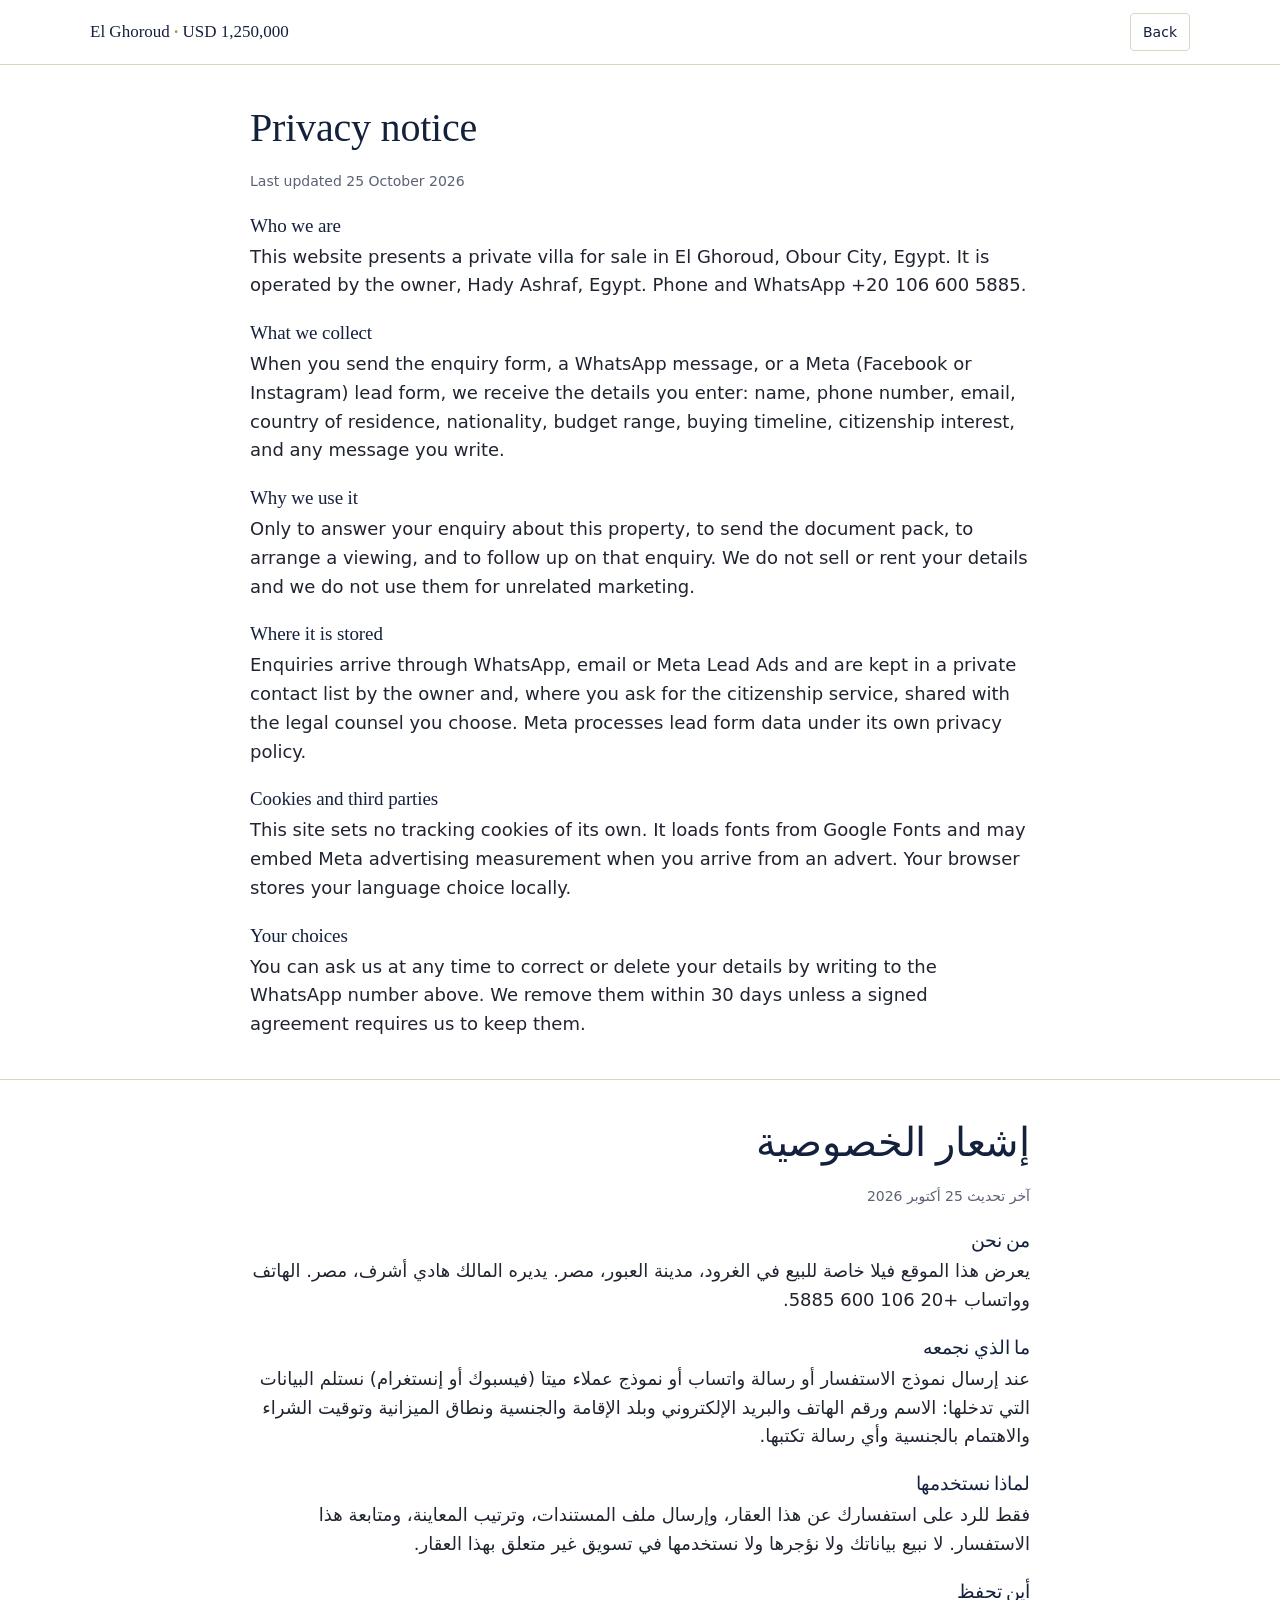
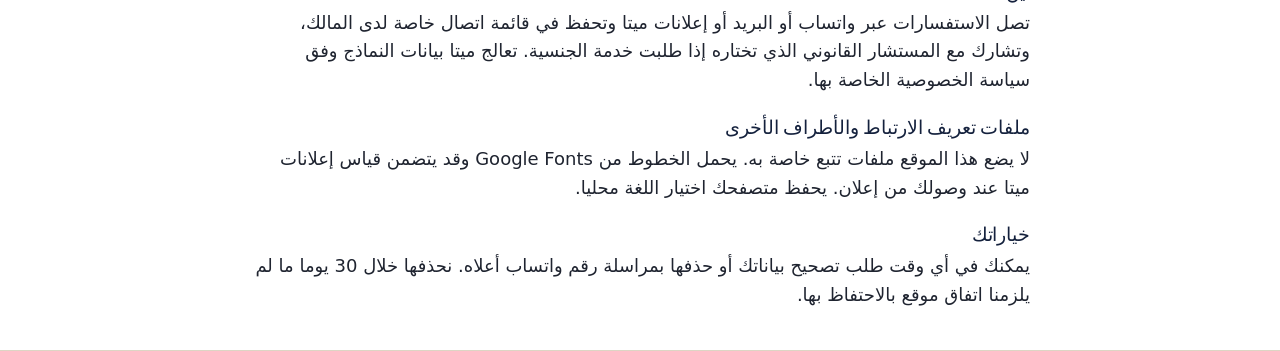
<file: privacy/index.html>
<!doctype html><html lang="en"><head><meta charset="utf-8"><meta name="viewport" content="width=device-width,initial-scale=1"><title>Privacy notice | إشعار الخصوصية</title>
<meta name="robots" content="noindex"><link rel="icon" href="../assets/favicon.svg" type="image/svg+xml"><link rel="stylesheet" href="../assets/site.css">
<style>h3{margin:22px 0 6px;font-size:19px}p{max-width:70ch}</style></head><body>
<header class="hdr"><div class="wrap"><a class="brand" href="../">El Ghoroud <b>·</b> USD 1,250,000</a><a class="lang" href="../">Back</a></div></header>
<main><section lang="en" dir="ltr" style="padding:40px 0;border-bottom:1px solid var(--line)"><div class="wrap" style="max-width:820px"><h2>Privacy notice</h2><p class="fine">Last updated 25 October 2026</p><h3>Who we are</h3><p>This website presents a private villa for sale in El Ghoroud, Obour City, Egypt. It is operated by the owner, Hady Ashraf, Egypt. Phone and WhatsApp +20 106 600 5885.</p><h3>What we collect</h3><p>When you send the enquiry form, a WhatsApp message, or a Meta (Facebook or Instagram) lead form, we receive the details you enter: name, phone number, email, country of residence, nationality, budget range, buying timeline, citizenship interest, and any message you write.</p><h3>Why we use it</h3><p>Only to answer your enquiry about this property, to send the document pack, to arrange a viewing, and to follow up on that enquiry. We do not sell or rent your details and we do not use them for unrelated marketing.</p><h3>Where it is stored</h3><p>Enquiries arrive through WhatsApp, email or Meta Lead Ads and are kept in a private contact list by the owner and, where you ask for the citizenship service, shared with the legal counsel you choose. Meta processes lead form data under its own privacy policy.</p><h3>Cookies and third parties</h3><p>This site sets no tracking cookies of its own. It loads fonts from Google Fonts and may embed Meta advertising measurement when you arrive from an advert. Your browser stores your language choice locally.</p><h3>Your choices</h3><p>You can ask us at any time to correct or delete your details by writing to the WhatsApp number above. We remove them within 30 days unless a signed agreement requires us to keep them.</p></div></section><section lang="ar" dir="rtl" style="padding:40px 0;border-bottom:1px solid var(--line)"><div class="wrap" style="max-width:820px"><h2>إشعار الخصوصية</h2><p class="fine">آخر تحديث 25 أكتوبر 2026</p><h3>من نحن</h3><p>يعرض هذا الموقع فيلا خاصة للبيع في الغرود، مدينة العبور، مصر. يديره المالك هادي أشرف، مصر. الهاتف وواتساب +20 106 600 5885.</p><h3>ما الذي نجمعه</h3><p>عند إرسال نموذج الاستفسار أو رسالة واتساب أو نموذج عملاء ميتا (فيسبوك أو إنستغرام) نستلم البيانات التي تدخلها: الاسم ورقم الهاتف والبريد الإلكتروني وبلد الإقامة والجنسية ونطاق الميزانية وتوقيت الشراء والاهتمام بالجنسية وأي رسالة تكتبها.</p><h3>لماذا نستخدمها</h3><p>فقط للرد على استفسارك عن هذا العقار، وإرسال ملف المستندات، وترتيب المعاينة، ومتابعة هذا الاستفسار. لا نبيع بياناتك ولا نؤجرها ولا نستخدمها في تسويق غير متعلق بهذا العقار.</p><h3>أين تحفظ</h3><p>تصل الاستفسارات عبر واتساب أو البريد أو إعلانات ميتا وتحفظ في قائمة اتصال خاصة لدى المالك، وتشارك مع المستشار القانوني الذي تختاره إذا طلبت خدمة الجنسية. تعالج ميتا بيانات النماذج وفق سياسة الخصوصية الخاصة بها.</p><h3>ملفات تعريف الارتباط والأطراف الأخرى</h3><p>لا يضع هذا الموقع ملفات تتبع خاصة به. يحمل الخطوط من Google Fonts وقد يتضمن قياس إعلانات ميتا عند وصولك من إعلان. يحفظ متصفحك اختيار اللغة محليا.</p><h3>خياراتك</h3><p>يمكنك في أي وقت طلب تصحيح بياناتك أو حذفها بمراسلة رقم واتساب أعلاه. نحذفها خلال 30 يوما ما لم يلزمنا اتفاق موقع بالاحتفاظ بها.</p></div></section></main></body></html>
</file>
<file: assets/site.css>
:root{--navy:#14213d;--navy2:#1d2b4f;--ink:#1f2430;--muted:#5b6274;--sand:#f5f0e6;--sand2:#e9dfc9;--gold:#b08d4a;--gold2:#c9a865;--line:#ddd5c4;--bg:#fff;
 --ff-serif:"Playfair Display",Georgia,serif;--ff-sans:Inter,"Segoe UI",system-ui,sans-serif;--radius:4px;--max:1140px}
html[lang=ar]{--ff-serif:Cairo,"Segoe UI",sans-serif;--ff-sans:Cairo,"Segoe UI",system-ui,sans-serif}
*{box-sizing:border-box;margin:0;padding:0}
html{scroll-behavior:smooth;-webkit-text-size-adjust:100%}
@media(prefers-reduced-motion:reduce){html{scroll-behavior:auto}.reveal{opacity:1!important;transform:none!important;transition:none!important}}
body{font-family:var(--ff-sans);color:var(--ink);background:var(--bg);line-height:1.6;font-size:clamp(16px,1.05vw + 10px,18px);overflow-x:hidden}
html[lang=ar] body{line-height:1.8}
img{max-width:100%;display:block}
a{color:var(--navy)}
h1,h2,h3{font-family:var(--ff-serif);font-weight:500;color:var(--navy);line-height:1.15;letter-spacing:-.005em}
html[lang=ar] h1,html[lang=ar] h2,html[lang=ar] h3{font-weight:700;letter-spacing:0}
h2{font-size:clamp(28px,3.2vw,40px);margin-bottom:.5em}
h3{font-size:clamp(20px,2vw,26px)}
.wrap{max-width:var(--max);margin:0 auto;padding:0 20px}
.skip{position:absolute;top:-60px;left:8px;background:var(--navy);color:#fff;padding:10px 14px;z-index:99}
.skip:focus{top:8px}
.eyebrow{font-size:13px;letter-spacing:.2em;text-transform:uppercase;color:var(--gold);margin-bottom:12px;font-weight:600}
html[lang=ar] .eyebrow{letter-spacing:0;font-size:15px}
.lead{font-size:clamp(17px,1.3vw,21px);color:var(--navy);max-width:62ch}
.muted{color:var(--muted)}
.fine{font-size:14px;color:var(--muted);line-height:1.55}
.btn{display:inline-flex;align-items:center;justify-content:center;gap:10px;padding:14px 24px;border-radius:var(--radius);text-decoration:none;font-weight:600;font-size:16px;border:1px solid transparent;cursor:pointer;transition:transform .15s,background .15s,box-shadow .15s;min-height:48px}
.btn:active{transform:translateY(1px)}
.btn-gold{background:var(--gold);color:#fff}.btn-gold:hover{background:#9c7a3b}
.btn-navy{background:var(--navy);color:#fff}.btn-navy:hover{background:var(--navy2)}
.btn-ghost{border-color:rgba(255,255,255,.7);color:#fff;background:rgba(255,255,255,.06)}.btn-ghost:hover{background:rgba(255,255,255,.14)}
.btn-wa{background:#25d366;color:#0b3d22}.btn-wa:hover{background:#1fbd5a}
.btn svg{width:20px;height:20px;flex:0 0 20px}
:focus-visible{outline:3px solid var(--gold2);outline-offset:2px}
/* header */
.hdr{position:sticky;top:0;z-index:50;background:rgba(255,255,255,.94);backdrop-filter:saturate(1.4) blur(8px);border-bottom:1px solid var(--line)}
.hdr .wrap{display:flex;align-items:center;justify-content:space-between;height:64px;gap:16px}
.brand{font-family:var(--ff-serif);color:var(--navy);text-decoration:none;font-size:17px;white-space:nowrap}
.brand b{color:var(--gold);font-weight:600}
.nav ul{display:flex;gap:20px;list-style:none;font-size:14.5px}
.nav a{text-decoration:none;color:var(--navy);padding:6px 0;border-bottom:2px solid transparent}
.nav a:hover,.nav a[aria-current]{border-color:var(--gold)}
.hdr-right{display:flex;align-items:center;gap:10px}
.lang{font-size:14px;text-decoration:none;color:var(--navy);border:1px solid var(--line);padding:7px 12px;border-radius:var(--radius);background:#fff}
.burger{display:none;background:none;border:1px solid var(--line);border-radius:var(--radius);width:44px;height:44px;align-items:center;justify-content:center;cursor:pointer}
.burger span{display:block;width:20px;height:2px;background:var(--navy);position:relative}
.burger span:before,.burger span:after{content:"";position:absolute;left:0;width:20px;height:2px;background:var(--navy)}
.burger span:before{top:-6px}.burger span:after{top:6px}
@media(max-width:960px){.nav{position:fixed;inset:64px 0 auto 0;background:#fff;border-bottom:1px solid var(--line);padding:10px 20px 20px;display:none;box-shadow:0 20px 40px rgba(20,33,61,.12)}
 .nav.open{display:block}.nav ul{flex-direction:column;gap:0}.nav li{border-bottom:1px solid var(--line)}.nav a{display:block;padding:14px 0;font-size:17px;border:0}.burger{display:inline-flex}}
/* hero */
.hero{position:relative;min-height:min(92svh,820px);display:flex;align-items:flex-end;color:#fff;overflow:hidden;background:var(--navy)}
.hero-img{position:absolute;inset:0;width:100%;height:100%;object-fit:cover;object-position:center 35%}
.hero:after{content:"";position:absolute;inset:0;background:linear-gradient(180deg,rgba(10,16,33,.15) 0%,rgba(10,16,33,.35) 40%,rgba(10,16,33,.9) 100%)}
.hero .wrap{position:relative;z-index:1;padding-top:140px;padding-bottom:56px;width:100%}
.hero .eyebrow{color:#e5cf9c}
.hero h1{color:#fff;font-size:clamp(32px,5.2vw,62px);max-width:18ch;margin-bottom:16px;text-wrap:balance}
.hero p{font-size:clamp(16px,1.4vw,21px);max-width:60ch;color:#eee7d6;margin-bottom:22px}
.price{font-family:var(--ff-serif);font-size:clamp(30px,4vw,48px);color:#fff;line-height:1.1}
.price small{display:block;font-family:var(--ff-sans);font-size:15px;color:#e7dcc6;margin-top:8px;font-weight:400}
.hero .btns{display:flex;gap:12px;margin-top:26px;flex-wrap:wrap}
.trust{background:var(--navy);color:#fff}
.trust ul{display:grid;grid-template-columns:repeat(4,1fr);gap:10px 24px;list-style:none;padding:16px 0;font-size:14.5px}
.trust li{display:flex;align-items:center;gap:10px}
.trust li:before{content:"";width:8px;height:8px;border-radius:50%;background:var(--gold2);flex:0 0 8px}
@media(max-width:760px){.trust ul{grid-template-columns:1fr 1fr;font-size:13.5px}}
/* sections */
section{padding:clamp(56px,8vw,96px) 0}
section.alt{background:var(--sand)}
.facts{display:grid;grid-template-columns:repeat(5,1fr);gap:12px;margin:32px 0 10px}
.fact{background:#fff;border-top:3px solid var(--gold);padding:14px 14px 12px;box-shadow:0 1px 0 var(--line)}
.fact b{display:block;font-family:var(--ff-serif);font-weight:500;font-size:clamp(19px,1.6vw,24px);color:var(--navy);line-height:1.15}
html[lang=ar] .fact b{font-weight:700}
.fact span{font-size:13.5px;color:var(--muted)}
@media(max-width:900px){.facts{grid-template-columns:repeat(3,1fr)}}
@media(max-width:560px){.facts{grid-template-columns:1fr 1fr}}
.two{display:grid;grid-template-columns:1fr 1fr;gap:44px;align-items:center}
.two.top{align-items:start}
.two img{width:100%;height:100%;max-height:520px;object-fit:cover;border-radius:var(--radius)}
@media(max-width:860px){.two{grid-template-columns:1fr;gap:28px}}
.stack{display:grid;gap:8px;margin-top:20px}
.lvl{display:grid;grid-template-columns:150px 1fr;gap:14px;align-items:center;background:#fff;padding:12px 16px;border-inline-start:5px solid var(--gold)}
.lvl.base{border-color:var(--navy);background:#e8ebf1}
.lvl b{font-family:var(--ff-serif);font-weight:500;color:var(--navy);font-size:17px}
html[lang=ar] .lvl b{font-weight:700}
.lvl span{font-size:15px}
@media(max-width:560px){.lvl{grid-template-columns:1fr;gap:2px}}
.badges{display:flex;flex-wrap:wrap;gap:8px;margin-top:18px}
.badge{border:1px solid var(--gold);color:var(--navy);padding:6px 12px;font-size:13.5px;border-radius:30px;background:#fff}
.rules{list-style:none;display:grid;gap:12px}
.rules li{padding-inline-start:26px;position:relative;font-size:16.5px}
.rules li:before{content:"";position:absolute;inset-inline-start:0;top:.55em;width:10px;height:10px;background:var(--gold)}
.mathbox{background:var(--navy);color:#fff;padding:26px;border-radius:6px}
.mathbox h3{color:#e5cf9c;font-family:var(--ff-sans);font-size:13px;letter-spacing:.14em;text-transform:uppercase;margin-bottom:8px;font-weight:600}
html[lang=ar] .mathbox h3{letter-spacing:0;font-size:15px}
.mrow{display:grid;grid-template-columns:auto 1fr;gap:16px;padding:12px 0;border-bottom:1px solid rgba(255,255,255,.14);align-items:baseline}
.mrow:last-child{border:0}
.mrow b{font-family:var(--ff-serif);font-weight:500;font-size:clamp(20px,2vw,26px);min-width:170px}
html[lang=ar] .mrow b{font-weight:700}
.mrow span{font-size:14.5px;color:#d7d2c6}
@media(max-width:480px){.mrow{grid-template-columns:1fr;gap:2px}}
.disc{border:1px solid var(--gold);background:#fff;padding:18px 22px;margin-top:22px;max-width:62ch;border-radius:var(--radius)}
.disc b{display:block;color:var(--gold);letter-spacing:.15em;text-transform:uppercase;font-size:12px;margin-bottom:6px}
html[lang=ar] .disc b{letter-spacing:0;font-size:15px}
.terms{display:grid;grid-template-columns:1fr 1fr;gap:16px;margin-top:22px}
.term{background:#fff;border-top:4px solid var(--gold);padding:22px;border-radius:var(--radius);box-shadow:0 1px 0 var(--line)}
.term .t{font-size:12.5px;letter-spacing:.14em;text-transform:uppercase;color:var(--gold);font-weight:600}
html[lang=ar] .term .t{letter-spacing:0;font-size:15px}
.term .h{font-family:var(--ff-serif);font-size:clamp(19px,1.7vw,24px);color:var(--navy);margin:6px 0 10px}
html[lang=ar] .term .h{font-weight:700}
.term p{font-size:15.5px}
@media(max-width:700px){.terms{grid-template-columns:1fr}}
.notes{list-style:none;margin-top:18px;font-size:14.5px;color:var(--muted);display:grid;gap:4px}
.price.dark{color:var(--navy)}.price.dark small{color:var(--muted)}
.loc{display:grid;grid-template-columns:repeat(4,1fr);gap:18px;margin-top:10px}
.loc div{background:#fff;padding:18px;border-radius:var(--radius);border-top:3px solid var(--gold)}
.loc b{display:block;color:var(--navy);font-size:17px;margin-bottom:4px}
.loc span{color:var(--muted);font-size:14.5px}
@media(max-width:860px){.loc{grid-template-columns:1fr 1fr}}
@media(max-width:480px){.loc{grid-template-columns:1fr}}
.docs{list-style:none;display:grid;gap:10px;margin:16px 0 22px}
.docs li{padding-inline-start:30px;position:relative;font-size:16px}
.docs li:before{content:"";position:absolute;inset-inline-start:0;top:4px;width:18px;height:18px;border:2px solid var(--gold);border-radius:50%;background:radial-gradient(circle,var(--gold) 0 4px,transparent 5px)}
.gal{display:grid;grid-template-columns:repeat(4,1fr);gap:10px;margin-top:20px}
.gal button{all:unset;cursor:pointer;position:relative;aspect-ratio:4/3;overflow:hidden;border-radius:var(--radius);display:block}
.gal button:first-child{grid-column:span 2;grid-row:span 2;aspect-ratio:auto}
.gal img{width:100%;height:100%;object-fit:cover;transition:transform .5s}
.gal button:hover img{transform:scale(1.03)}
.gal figcaption{position:absolute;bottom:0;left:0;right:0;padding:24px 10px 8px;color:#fff;font-size:12.5px;background:linear-gradient(transparent,rgba(0,0,0,.65))}
@media(max-width:700px){.gal{grid-template-columns:1fr 1fr}.gal button:first-child{grid-column:span 2;grid-row:span 1;aspect-ratio:16/10}}
.faq{max-width:820px}
.faq details{border-bottom:1px solid var(--line)}
.faq summary{cursor:pointer;list-style:none;padding:18px 0;font-weight:600;color:var(--navy);display:flex;justify-content:space-between;gap:16px;font-size:17px}
.faq summary::-webkit-details-marker{display:none}
.faq summary:after{content:"+";font-family:var(--ff-serif);font-size:26px;line-height:1;color:var(--gold);flex:0 0 auto}
.faq details[open] summary:after{content:"\2212"}
.faq details p{padding:0 0 18px;color:var(--ink);font-size:16px;max-width:70ch}
/* form */
.contact-grid{display:grid;grid-template-columns:1fr 1.4fr;gap:40px;align-items:start}
@media(max-width:900px){.contact-grid{grid-template-columns:1fr}}
.card{background:#fff;border:1px solid var(--line);border-radius:6px;padding:26px}
.card.navy{background:var(--navy);color:#fff;border:0}
.card.navy h3{color:#fff}
.card.navy p{color:#d7d2c6}
.clist{list-style:none;display:grid;gap:12px;margin:18px 0 22px;font-size:16px}
.clist a{color:#fff;text-decoration:none;font-weight:600}
.row{display:grid;grid-template-columns:1fr 1fr;gap:14px}
@media(max-width:560px){.row{grid-template-columns:1fr}}
label{display:block;font-size:13.5px;color:var(--muted);margin:12px 0 6px;font-weight:500}
input,select,textarea{width:100%;padding:13px 12px;border:1px solid #c9c2b2;border-radius:var(--radius);font:inherit;font-size:16px;background:#fff;color:var(--ink)}
input:focus,select:focus,textarea:focus{border-color:var(--gold);outline:3px solid rgba(176,141,74,.25)}
textarea{min-height:100px;resize:vertical}
.consent{display:flex;gap:10px;align-items:flex-start;margin:16px 0;font-size:14px;color:var(--muted)}
.consent input{width:18px;height:18px;margin-top:3px;flex:0 0 18px}
.form-actions{display:flex;gap:10px;align-items:center;flex-wrap:wrap;margin-top:6px}
.ok{display:none;background:#eef7f0;border:1px solid #b7dcc0;padding:18px;border-radius:var(--radius);margin-top:14px}
.ok.show{display:block}
.err{display:none;color:#8b2d2d;font-size:14px;margin-top:10px}.err.show{display:block}
footer{background:#0f1830;color:#bdb8ad;padding:46px 0 110px;font-size:14px}
footer b{color:#fff;font-size:17px;display:block;margin-bottom:6px}
footer .d{margin-top:22px;font-size:12.5px;color:#8e8a80;max-width:80ch;display:grid;gap:6px}
footer a{color:#e5cf9c;text-decoration:none}
@media(min-width:761px){footer{padding-bottom:46px}}
/* sticky mobile bar */
.bar{position:fixed;bottom:0;left:0;right:0;z-index:40;display:none;gap:10px;padding:10px 12px calc(10px + env(safe-area-inset-bottom));background:rgba(255,255,255,.96);border-top:1px solid var(--line);backdrop-filter:blur(8px)}
.bar .btn{flex:1;padding:12px 10px;font-size:15px}
@media(max-width:760px){.bar{display:flex}.bar.hide{display:none}}
/* lightbox */
.lb{position:fixed;inset:0;background:rgba(8,12,24,.96);display:none;z-index:100;align-items:center;justify-content:center;flex-direction:column}
.lb.open{display:flex}
.lb img{max-width:96vw;max-height:84vh;object-fit:contain}
.lb .cap{color:#e7dcc6;font-size:14px;margin-top:10px}
.lb button{position:absolute;background:rgba(255,255,255,.1);border:1px solid rgba(255,255,255,.3);color:#fff;width:46px;height:46px;border-radius:50%;cursor:pointer;font-size:22px;display:flex;align-items:center;justify-content:center}
.lb .x{top:14px;inset-inline-end:14px}.lb .p{left:12px;top:50%;transform:translateY(-50%)}.lb .n{right:12px;top:50%;transform:translateY(-50%)}
.reveal{opacity:0;transform:translateY(14px);transition:opacity .6s ease,transform .6s ease}
.reveal.in{opacity:1;transform:none}
.wa-float{position:fixed;inset-inline-end:20px;bottom:20px;z-index:40;width:58px;height:58px;border-radius:50%;background:#25d366;display:none;align-items:center;justify-content:center;box-shadow:0 8px 24px rgba(0,0,0,.25)}
.wa-float svg{width:30px;height:30px;fill:#fff}
@media(min-width:761px){.wa-float{display:flex}}
</file>
